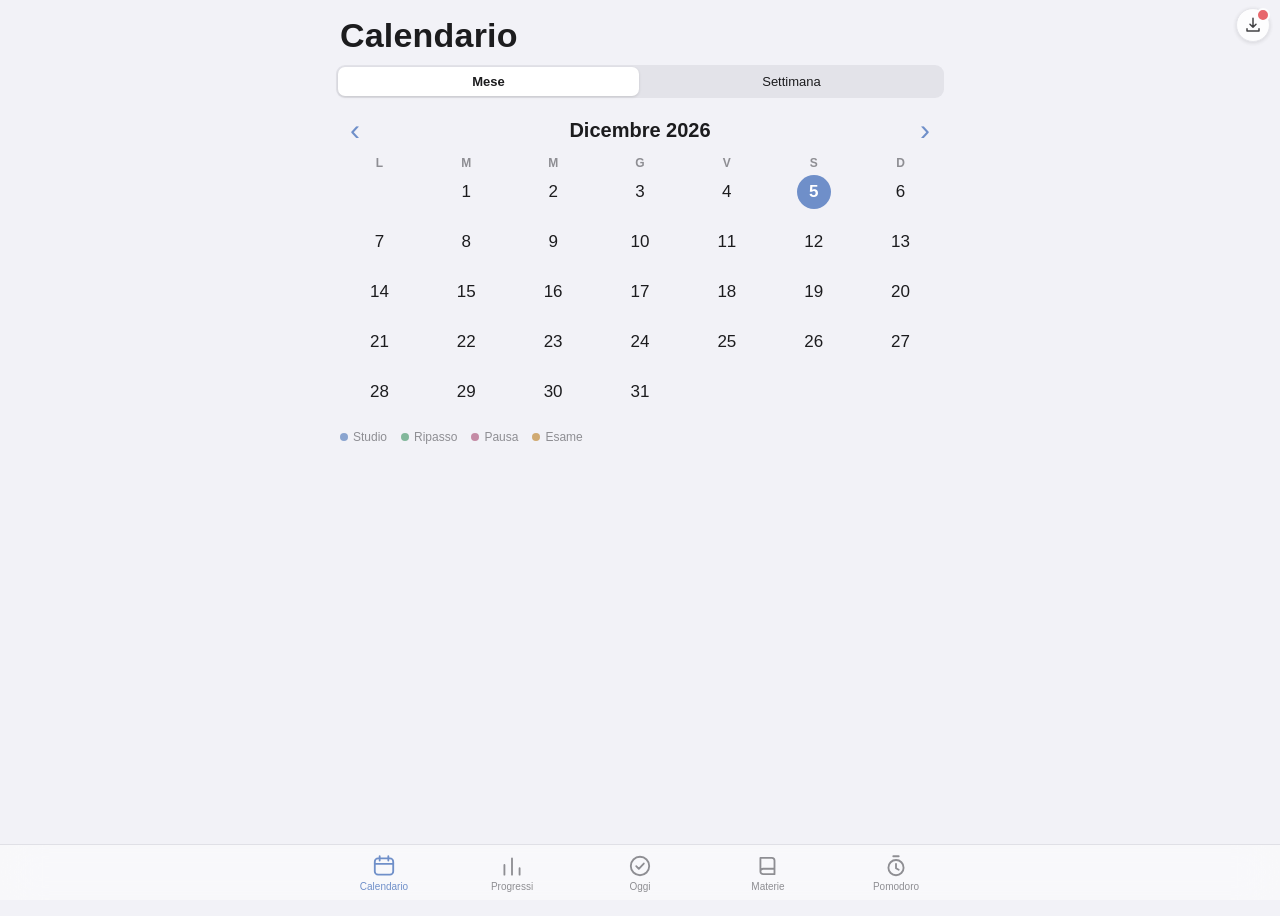
<file: index.html>
<!doctype html>
<html lang="it">
<head>
<meta charset="utf-8">
<meta name="viewport" content="width=device-width, initial-scale=1, viewport-fit=cover">
<title>Pianificatore Esami</title>
<meta name="theme-color" content="#f2f2f7" media="(prefers-color-scheme: light)">
<meta name="theme-color" content="#000000" media="(prefers-color-scheme: dark)">
<meta name="color-scheme" content="light dark">
<meta name="apple-mobile-web-app-capable" content="yes">
<meta name="mobile-web-app-capable" content="yes">
<meta name="apple-mobile-web-app-status-bar-style" content="default">
<meta name="apple-mobile-web-app-title" content="Esami">
<link rel="manifest" href="manifest.webmanifest">
<link rel="apple-touch-icon" href="icon-180.png">
<link rel="icon" href="icon-192.png">
<style>
  html,body{margin:0;background:#f2f2f7;}
  @media (prefers-color-scheme:dark){html,body{background:#000;}}
  body{padding-top:env(safe-area-inset-top);padding-bottom:env(safe-area-inset-bottom);-webkit-text-size-adjust:100%;}
  *{-webkit-tap-highlight-color:transparent;}
  input,select,textarea,button{font-family:inherit;}
</style>
</head>
<body>
<div id="root"></div>
<script src="app.js"></script>
<script src="backup.js" data-base="./"></script>
<script>
if ("serviceWorker" in navigator) {
  window.addEventListener("load", function () {
    navigator.serviceWorker.register("sw.js").catch(function () {});
  });
}
</script>
</body>
</html>
</file>
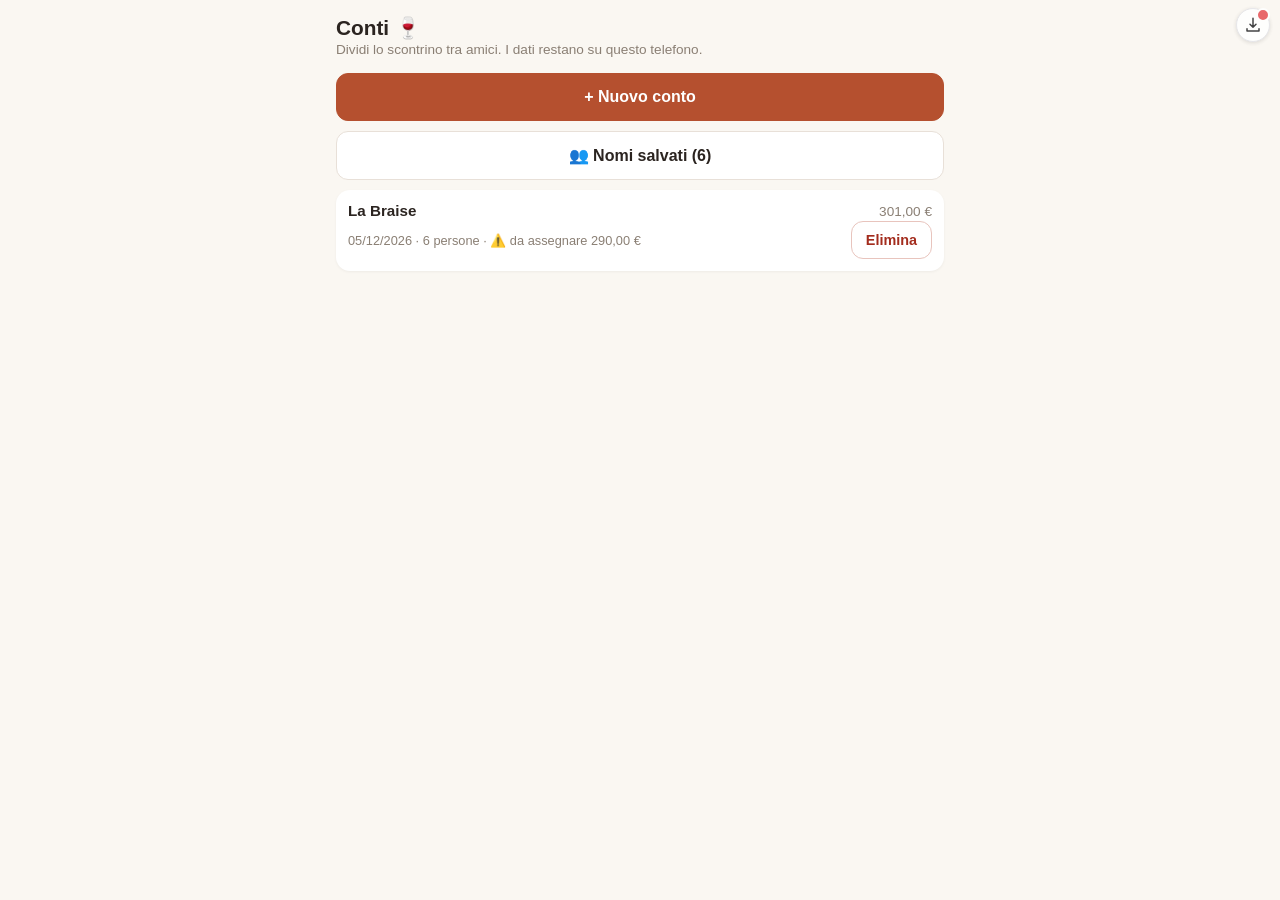
<file: conti/index.html>
<!DOCTYPE html>
<html lang="it">
<head>
<meta charset="UTF-8">
<meta name="viewport" content="width=device-width, initial-scale=1, viewport-fit=cover">
<meta name="theme-color" content="#faf7f2">
<meta name="apple-mobile-web-app-capable" content="yes">
<meta name="mobile-web-app-capable" content="yes">
<meta name="apple-mobile-web-app-status-bar-style" content="default">
<meta name="apple-mobile-web-app-title" content="Conti">
<link rel="manifest" href="manifest.webmanifest">
<link rel="apple-touch-icon" href="icons/apple-touch-icon.png">
<link rel="icon" type="image/png" href="icons/icon-192.png">
<title>Divisore conti</title>
<link rel="stylesheet" href="style.css">
</head>
<body>
<div id="app"></div>
<input type="file" id="foto" accept="image/*" hidden>
<dialog id="dlg"></dialog>
<div id="busy" hidden><div class="busy-box"><div id="busy-text"></div><div class="bar"><div id="busy-bar"></div></div></div></div>
<div id="toast" hidden></div>
<script src="core.js"></script>
<script src="../backup.js" data-base="../"></script>
<script src="app.js"></script>
</body>
</html>
</file>
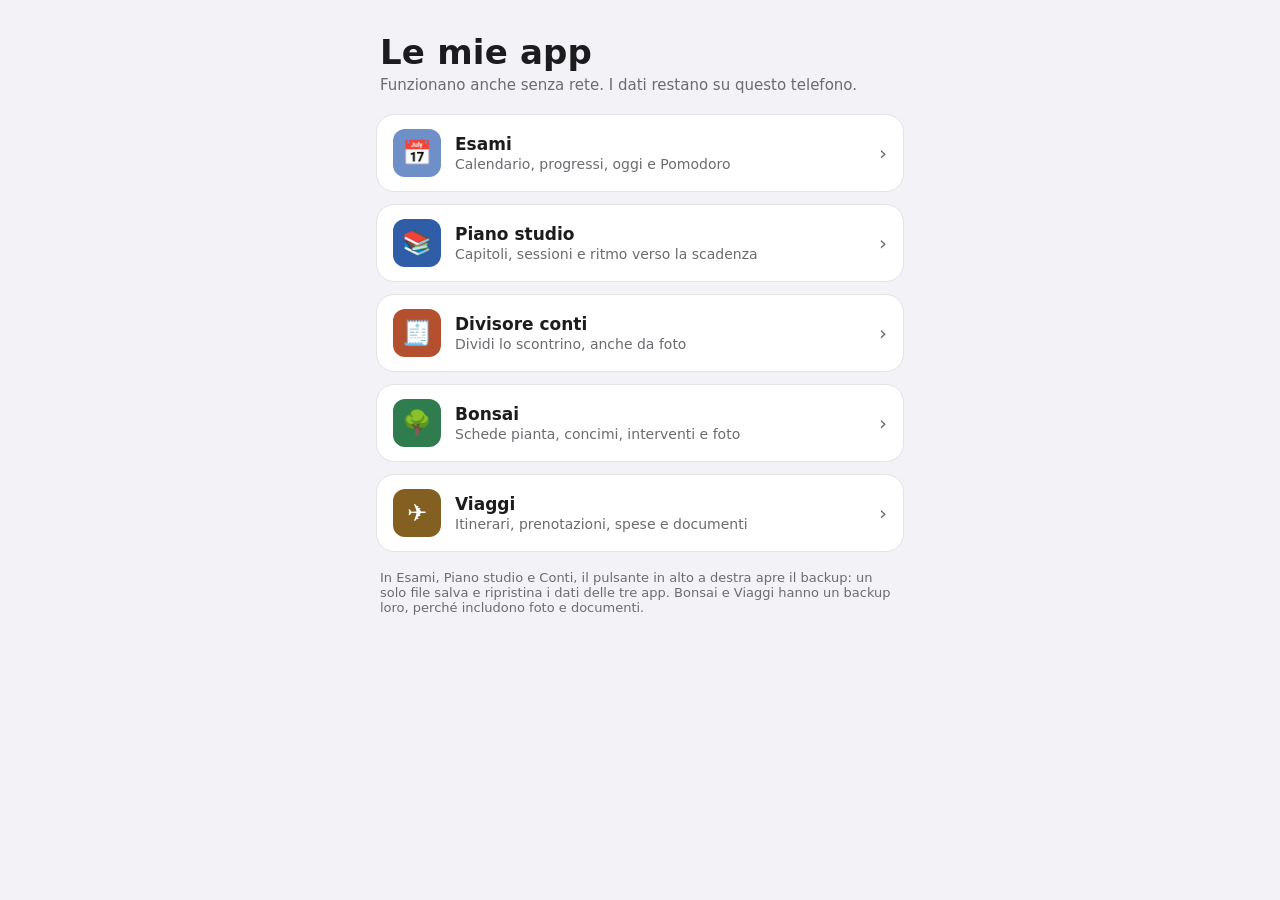
<file: home/index.html>
<!doctype html>
<html lang="it">
<head>
<meta charset="utf-8">
<meta name="viewport" content="width=device-width, initial-scale=1, viewport-fit=cover">
<title>Le mie app</title>
<meta name="theme-color" content="#f2f2f7" media="(prefers-color-scheme: light)">
<meta name="theme-color" content="#000000" media="(prefers-color-scheme: dark)">
<meta name="color-scheme" content="light dark">
<meta name="apple-mobile-web-app-capable" content="yes">
<meta name="mobile-web-app-capable" content="yes">
<meta name="apple-mobile-web-app-status-bar-style" content="default">
<meta name="apple-mobile-web-app-title" content="Le mie app">
<link rel="apple-touch-icon" href="../icon-180.png">
<link rel="icon" href="../icon-192.png">
<style>
:root{--bg:#f2f2f7;--card:#fff;--tx:#1c1c1e;--sub:#6b6b70;--sep:#e2e2e7}
@media (prefers-color-scheme:dark){:root{--bg:#000;--card:#1c1c1e;--tx:#f2f2f7;--sub:#9a9aa1;--sep:#38383a}}
*{box-sizing:border-box;-webkit-tap-highlight-color:transparent}
html,body{margin:0;background:var(--bg);color:var(--tx);font-family:-apple-system,BlinkMacSystemFont,"SF Pro Text",system-ui,sans-serif;-webkit-text-size-adjust:100%}
main{max-width:560px;margin:0 auto;padding:calc(24px + env(safe-area-inset-top)) 16px calc(32px + env(safe-area-inset-bottom))}
h1{font-size:34px;margin:8px 4px 4px;letter-spacing:.2px}
.sub{margin:0 4px 20px;color:var(--sub);font-size:15px}
a.card{display:flex;align-items:center;gap:14px;background:var(--card);border:1px solid var(--sep);border-radius:18px;padding:14px 16px;margin-bottom:12px;color:inherit;text-decoration:none}
a.card:active{opacity:.7}
.ic{flex:none;width:48px;height:48px;border-radius:12px;display:flex;align-items:center;justify-content:center;color:#fff;font-size:24px}
.t{font-size:17px;font-weight:600}
.d{font-size:14px;color:var(--sub);margin-top:2px}
.chev{margin-left:auto;color:var(--sub);font-size:20px}
.note{margin:18px 4px 0;font-size:13px;color:var(--sub)}
</style>
</head>
<body>
<main>
  <h1>Le mie app</h1>
  <p class="sub">Funzionano anche senza rete. I dati restano su questo telefono.</p>
  <a class="card" href="../">
    <div class="ic" style="background:#6f8fc9">📅</div>
    <div><div class="t">Esami</div><div class="d">Calendario, progressi, oggi e Pomodoro</div></div><div class="chev">›</div>
  </a>
  <a class="card" href="../piano-studio.html">
    <div class="ic" style="background:#2f5da8">📚</div>
    <div><div class="t">Piano studio</div><div class="d">Capitoli, sessioni e ritmo verso la scadenza</div></div><div class="chev">›</div>
  </a>
  <a class="card" href="../conti/">
    <div class="ic" style="background:#b5502f">🧾</div>
    <div><div class="t">Divisore conti</div><div class="d">Dividi lo scontrino, anche da foto</div></div><div class="chev">›</div>
  </a>
  <a class="card" href="../bonsai.html">
    <div class="ic" style="background:#2f7d4f">🌳</div>
    <div><div class="t">Bonsai</div><div class="d">Schede pianta, concimi, interventi e foto</div></div><div class="chev">›</div>
  </a>
  <a class="card" href="../viaggi/">
    <div class="ic" style="background:#835f21">✈️</div>
    <div><div class="t">Viaggi</div><div class="d">Itinerari, prenotazioni, spese e documenti</div></div><div class="chev">›</div>
  </a>
  <p class="note">In Esami, Piano studio e Conti, il pulsante in alto a destra apre il backup: un solo file salva e ripristina i dati delle tre app. Bonsai e Viaggi hanno un backup loro, perché includono foto e documenti.</p>
</main>
<script>
if ("serviceWorker" in navigator && /^https?:$/.test(location.protocol)) {
  window.addEventListener("load", function () {
    navigator.serviceWorker.register("../sw.js").catch(function () {});
  });
}
</script>
</body>
</html>
</file>
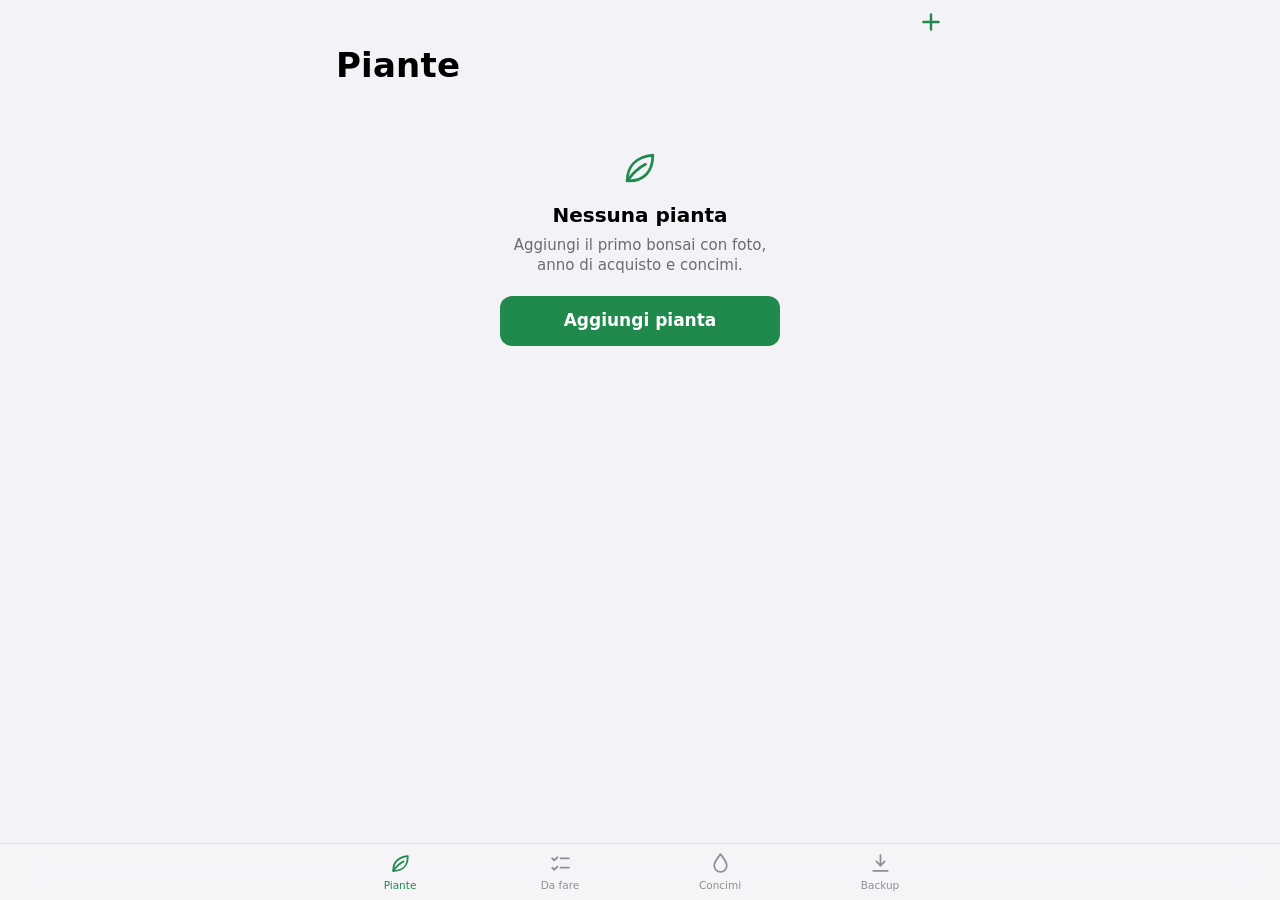
<file: bonsai.html>
<!doctype html>
<html lang="it">
<head>
<meta charset="utf-8">
<meta name="viewport" content="width=device-width,initial-scale=1,viewport-fit=cover">
<meta name="color-scheme" content="light dark">
<meta name="theme-color" content="#f2f2f7" media="(prefers-color-scheme: light)">
<meta name="theme-color" content="#000000" media="(prefers-color-scheme: dark)">
<meta name="apple-mobile-web-app-capable" content="yes">
<meta name="mobile-web-app-capable" content="yes">
<meta name="apple-mobile-web-app-title" content="Bonsai">
<meta name="apple-mobile-web-app-status-bar-style" content="default">
<link rel="manifest" href="bonsai.webmanifest">
<link rel="apple-touch-icon" href="bonsai-icon.png">
<link rel="icon" href="bonsai-icon.png">
<title>Bonsai</title>
<style>
*{box-sizing:border-box;-webkit-tap-highlight-color:transparent}
:root{
  --bg:#f2f2f7;--card:#fff;--fg:#000;--fg2:#6c6c70;--fg3:#8e8e93;--sep:rgba(60,60,67,.22);
  --accent:#1f8a4c;--on-accent:#fff;--accent-soft:rgba(31,138,76,.12);
  --red:#d70015;--red-soft:rgba(215,0,21,.1);--amber:#b25000;--amber-soft:rgba(178,80,0,.12);
  --fill:rgba(118,118,128,.12);--bar:rgba(246,246,248,.82);
  --font:-apple-system,BlinkMacSystemFont,"SF Pro Text","SF Pro",system-ui,"Segoe UI",Roboto,sans-serif;
  --tabh:56px;
}
@media (prefers-color-scheme:dark){
  :root{--bg:#000;--card:#1c1c1e;--fg:#fff;--fg2:#98989f;--fg3:#7c7c82;--sep:rgba(84,84,88,.6);
    --accent:#32d074;--on-accent:#04210f;--accent-soft:rgba(50,208,116,.16);
    --red:#ff453a;--red-soft:rgba(255,69,58,.18);--amber:#ff9f0a;--amber-soft:rgba(255,159,10,.18);
    --fill:rgba(118,118,128,.24);--bar:rgba(22,22,24,.82)}
}
html{-webkit-text-size-adjust:100%}
html.lock,html.lock body{overflow:hidden}
body{margin:0;background:var(--bg);color:var(--fg);font:17px/1.35 var(--font);-webkit-font-smoothing:antialiased;
  padding-bottom:calc(var(--tabh) + env(safe-area-inset-bottom,0px) + 28px)}
body::before{content:"";position:fixed;inset:0 0 auto;height:env(safe-area-inset-top,0px);background:var(--bar);z-index:30}
[hidden]{display:none!important}
button,input,select,textarea{font:inherit;color:inherit}
button{background:none;border:0;padding:0;cursor:pointer;text-align:inherit}
a{color:inherit;text-decoration:none}
:focus-visible{outline:2px solid var(--accent);outline-offset:2px}
::placeholder{color:var(--fg3);opacity:1}
svg{display:block;flex:none}

#screen{max-width:640px;margin:0 auto}
.wrap{padding-left:max(16px,env(safe-area-inset-left,0px));padding-right:max(16px,env(safe-area-inset-right,0px))}

/* barra superiore */
.navbar{position:sticky;top:env(safe-area-inset-top,0px);z-index:20;height:44px;display:flex;align-items:center;justify-content:space-between;
  padding:0 max(6px,env(safe-area-inset-left,0px)) 0 max(6px,env(safe-area-inset-right,0px));transition:background .2s}
.navbar.scrolled{background:var(--bar);-webkit-backdrop-filter:saturate(180%) blur(20px);backdrop-filter:saturate(180%) blur(20px);box-shadow:0 .5px 0 var(--sep)}
.navbar .nt{position:absolute;left:50%;transform:translateX(-50%);font-weight:600;max-width:46%;white-space:nowrap;overflow:hidden;text-overflow:ellipsis;opacity:0;transition:opacity .15s;pointer-events:none}
.navbar.scrolled .nt{opacity:1}
.nbtn{color:var(--accent);min-height:44px;min-width:44px;padding:0 10px;display:flex;align-items:center;justify-content:center}
.large{font-size:34px;font-weight:700;letter-spacing:.2px;line-height:1.12;margin:2px 0 14px}
.sub{margin:-8px 0 14px;color:var(--fg2);font-size:15px}
.sub i{font-style:italic}

/* liste a gruppi */
.list{background:var(--card);border-radius:12px;overflow:hidden;--inset:16px}
.row{position:relative;display:flex;align-items:center;gap:12px;min-height:46px;padding:9px 16px;width:100%}
.row+.row::before{content:"";position:absolute;top:0;left:var(--inset);right:0;height:.5px;background:var(--sep)}
button.row:active,.main:active{background:var(--fill)}
.row .main{flex:1;min-width:0;display:block;text-align:left}
.t{display:block;overflow:hidden;text-overflow:ellipsis;white-space:nowrap}
.s{display:block;font-size:14px;color:var(--fg2);overflow:hidden;text-overflow:ellipsis;white-space:nowrap}
.s i{font-style:italic}
.s.red,.r.red{color:var(--red);font-weight:600}
.s.amber,.r.amber{color:var(--amber);font-weight:600}
.r{color:var(--fg2);font-size:15px;white-space:nowrap}
.chev::after{content:"";width:8px;height:8px;border-right:2px solid var(--fg3);border-top:2px solid var(--fg3);transform:rotate(45deg);margin-left:2px;flex:none;opacity:.7}
.row.muted,.frow.muted{color:var(--fg2);font-size:15px}
.row.note{display:block;white-space:pre-wrap;overflow-wrap:anywhere}
.row.act{color:var(--accent)}
.sec{display:flex;justify-content:space-between;align-items:baseline;margin:26px 16px 7px}
.sec h3{margin:0;font-size:13px;font-weight:400;text-transform:uppercase;letter-spacing:.04em;color:var(--fg2)}
.link{color:var(--accent);font-size:15px;font-weight:500;padding:4px 0 4px 12px}
.foot{font-size:13px;color:var(--fg2);margin:8px 16px 0}
.foot.red{color:var(--red)}.foot.amber{color:var(--amber)}

.thumb{width:52px;height:52px;border-radius:10px;overflow:hidden;background:var(--accent-soft);color:var(--accent);display:grid;place-items:center;flex:none}
.thumb img{width:100%;height:100%;object-fit:cover;display:block}
.search{width:100%;height:36px;border:0;border-radius:10px;background:var(--fill);padding:0 12px;margin:0 0 16px;font-size:17px;-webkit-appearance:none;appearance:none}

.hero{display:grid;place-items:center;width:100%;aspect-ratio:4/3;border-radius:16px;overflow:hidden;background:var(--accent-soft);color:var(--accent);margin:0 0 4px}
.hero img{width:100%;height:100%;object-fit:cover;display:block}
.hero.empty{aspect-ratio:16/7;align-content:center;justify-items:center;gap:6px;font-size:15px;font-weight:500}

.grid{display:grid;grid-template-columns:repeat(3,1fr);gap:3px;border-radius:12px;overflow:hidden;background:var(--bg)}
.grid>button{position:relative;aspect-ratio:1;overflow:hidden;background:var(--fill)}
.grid img{width:100%;height:100%;object-fit:cover;display:block}
.grid .cap{position:absolute;left:0;right:0;bottom:0;padding:16px 6px 4px;font-size:11px;color:#fff;background:linear-gradient(transparent,rgba(0,0,0,.6));text-align:left;white-space:nowrap;overflow:hidden;text-overflow:ellipsis}
.grid .add{display:grid;place-items:center;background:var(--card);color:var(--accent);font-size:13px;font-weight:500;align-content:center;justify-items:center;gap:2px}

.done{width:28px;height:28px;border-radius:50%;border:2px solid var(--accent);flex:none;margin-left:-2px}
.done:active{background:var(--accent-soft)}
.badge{font-size:12px;font-weight:600;padding:2px 8px;border-radius:999px;background:var(--fill);color:var(--fg2);white-space:nowrap}
.btn{display:block;width:100%;min-height:50px;border-radius:12px;background:var(--accent);color:var(--on-accent);font-weight:600;text-align:center;padding:0 16px}
.btn.plain{background:var(--card);color:var(--accent)}
.btn.danger{background:var(--card);color:var(--red)}
.btn:active{opacity:.75}
.stack{display:grid;gap:12px;margin-top:22px}
.empty{text-align:center;padding:48px 24px;color:var(--fg2)}
.empty svg{margin:0 auto 12px;color:var(--accent)}
.empty h2{margin:0 0 6px;font-size:20px;color:var(--fg)}
.empty p{margin:0 auto 20px;max-width:30ch;font-size:15px}
.empty .btn{max-width:280px;margin:0 auto}

/* barra schede */
.tabbar{position:fixed;left:0;right:0;bottom:0;z-index:25;background:var(--bar);-webkit-backdrop-filter:saturate(180%) blur(20px);backdrop-filter:saturate(180%) blur(20px);box-shadow:0 -.5px 0 var(--sep);padding-bottom:env(safe-area-inset-bottom,0px)}
.tabbar-in{max-width:640px;margin:0 auto;display:flex;height:var(--tabh);padding:0 max(0px,env(safe-area-inset-left,0px)) 0 max(0px,env(safe-area-inset-right,0px))}
.tab{flex:1;display:flex;flex-direction:column;align-items:center;justify-content:center;gap:2px;color:var(--fg3);font-size:10.5px;font-weight:500;position:relative}
.tab svg{width:25px;height:25px;fill:none;stroke:currentColor;stroke-width:1.7;stroke-linecap:round;stroke-linejoin:round}
.tab[aria-current=page]{color:var(--accent)}
.tab .count{position:absolute;top:3px;left:calc(50% + 7px);min-width:18px;height:18px;border-radius:9px;background:var(--red);color:#fff;font-size:11px;font-weight:600;display:grid;place-items:center;padding:0 5px}

/* fogli modali */
#sheetRoot{position:fixed;inset:0;z-index:50;pointer-events:none}
#sheetRoot:not(:empty){pointer-events:auto}
.backdrop{position:absolute;inset:0;background:rgba(0,0,0,.42);opacity:0;transition:opacity .22s}
.sheet{position:absolute;left:0;right:0;bottom:0;top:max(28px,env(safe-area-inset-top,0px));max-width:640px;margin:0 auto;background:var(--bg);border-radius:14px 14px 0 0;display:flex;flex-direction:column;transform:translateY(100%);transition:transform .26s cubic-bezier(.2,.8,.2,1);overflow:hidden}
#sheetRoot.open .backdrop{opacity:1}
#sheetRoot.open .sheet{transform:none}
.sheet-h{display:flex;align-items:center;height:52px;flex:none;padding:0 6px;border-bottom:.5px solid var(--sep);background:var(--bg)}
.sheet-h h2{flex:1;margin:0;font-size:17px;font-weight:600;text-align:center;white-space:nowrap;overflow:hidden;text-overflow:ellipsis}
.tbtn{color:var(--accent);min-width:78px;height:44px;padding:0 10px;text-align:left}
.tbtn.bold{font-weight:600;text-align:right}
.sheet-b{flex:1;overflow:auto;-webkit-overflow-scrolling:touch;overscroll-behavior:contain;
  padding:18px max(16px,env(safe-area-inset-left,0px)) calc(40px + env(safe-area-inset-bottom,0px)) max(16px,env(safe-area-inset-right,0px))}
.group{background:var(--card);border-radius:12px;overflow:hidden}
.group.gap{margin-top:16px}
.frow{position:relative;display:flex;align-items:center;gap:12px;min-height:46px;padding:0 16px;width:100%}
.frow+.frow::before{content:"";position:absolute;top:0;left:16px;right:0;height:.5px;background:var(--sep)}
.frow>span{flex:none}
.frow .grow{flex:1;min-width:0}
.frow small{display:block;font-size:13px;color:var(--fg2)}
.frow.col{flex-direction:column;align-items:stretch;padding:10px 16px}
.frow .txt,.frow .sel{flex:1;min-width:0;height:44px;border:0;background:transparent;text-align:right;outline:none;-webkit-appearance:none;appearance:none}
.frow .sel{text-align-last:right}
.frow input[type=date]{min-height:44px}
.frow textarea{border:0;background:transparent;outline:none;resize:none;min-height:84px;width:100%;line-height:1.35}
.frow .unit{font-style:normal;color:var(--fg2)}
.lbl{margin:22px 16px 7px;font-size:13px;text-transform:uppercase;letter-spacing:.04em;color:var(--fg2)}
.switch{-webkit-appearance:none;appearance:none;width:51px;height:31px;border-radius:16px;background:var(--fill);position:relative;flex:none;border:0;margin:0;transition:background .2s}
.switch::after{content:"";position:absolute;top:2px;left:2px;width:27px;height:27px;border-radius:50%;background:#fff;box-shadow:0 2px 4px rgba(0,0,0,.28);transition:transform .2s}
.switch:checked{background:var(--accent)}
.switch:checked::after{transform:translateX(20px)}
.chk{-webkit-appearance:none;appearance:none;width:24px;height:24px;border-radius:50%;border:1.6px solid var(--fg3);flex:none;margin:0;display:grid;place-items:center}
.chk:checked{background:var(--accent);border-color:var(--accent)}
.chk:checked::after{content:"";width:6px;height:11px;border:solid var(--on-accent);border-width:0 2.4px 2.4px 0;transform:rotate(45deg) translate(-1px,-1px)}
.pick{display:flex;align-items:center;gap:16px;margin-bottom:4px}
.pick .thumb{width:88px;height:88px;border-radius:14px}
.pick .btns{display:grid;gap:8px;justify-items:start}
.pbtn{color:var(--accent);font-weight:500;padding:4px 0}
.pbtn.red{color:var(--red)}
.photo-big{display:grid;place-items:center;width:100%;background:var(--card);border-radius:12px;overflow:hidden;margin-bottom:16px}
.photo-big img{max-width:100%;max-height:46vh;object-fit:contain;display:block}
.sumrow{display:flex;justify-content:space-between}

.lb{position:fixed;inset:0;z-index:70;background:#000;display:flex;align-items:center;justify-content:center}
.lb img{max-width:100%;max-height:100%;object-fit:contain}
.lb-x{position:absolute;top:calc(env(safe-area-inset-top,0px) + 10px);right:calc(env(safe-area-inset-right,0px) + 12px);width:40px;height:40px;border-radius:50%;background:rgba(255,255,255,.2);color:#fff;display:grid;place-items:center}
.toast{position:fixed;left:50%;bottom:calc(var(--tabh) + env(safe-area-inset-bottom,0px) + 14px);transform:translate(-50%,8px);background:rgba(44,44,46,.94);color:#fff;padding:10px 16px;border-radius:999px;font-size:15px;opacity:0;transition:opacity .2s,transform .2s;z-index:80;pointer-events:none;max-width:90%;text-align:center}
.toast.show{opacity:1;transform:translate(-50%,0)}
@media (prefers-reduced-motion:reduce){*{transition-duration:.01ms!important}}
</style>
</head>
<body>
<main id="screen"></main>
<nav class="tabbar" aria-label="Sezioni"><div class="tabbar-in">
  <a class="tab" data-tab="piante" href="#/piante"><svg viewBox="0 0 24 24"><path d="M5 19c0-8 5-13 14-14 0 9-5 14-13 14"/><path d="M5 19c3-4 6-7 10-9"/></svg><span>Piante</span></a>
  <a class="tab" data-tab="oggi" href="#/oggi"><svg viewBox="0 0 24 24"><path d="M4 7l2 2 3-3"/><path d="M12 7h8"/><path d="M4 16l2 2 3-3"/><path d="M12 16h8"/></svg><span>Da fare</span><b class="count" hidden></b></a>
  <a class="tab" data-tab="concimi" href="#/concimi"><svg viewBox="0 0 24 24"><path d="M12 3c4 5 6 8 6 11a6 6 0 0 1-12 0c0-3 2-6 6-11z"/></svg><span>Concimi</span></a>
  <a class="tab" data-tab="dati" href="#/dati"><svg viewBox="0 0 24 24"><path d="M12 4v10"/><path d="M8 10l4 4 4-4"/><path d="M5 19h14"/></svg><span>Backup</span></a>
</div></nav>
<div id="sheetRoot"></div>
<div id="lb" class="lb" data-act="lb-close" hidden></div>
<div id="toast" class="toast" role="status"></div>
<input type="file" id="fileMain" accept="image/*" hidden>
<input type="file" id="fileGal" accept="image/*" multiple hidden>
<input type="file" id="fileImp" accept="application/json,.json" hidden>

<script>
(function(){
'use strict';
var $=function(s,r){return (r||document).querySelector(s)};
var $$=function(s,r){return Array.prototype.slice.call((r||document).querySelectorAll(s))};
var esc=function(s){return String(s==null?'':s).replace(/[&<>"']/g,function(c){return {'&':'&amp;','<':'&lt;','>':'&gt;','"':'&quot;',"'":'&#39;'}[c]})};
var uid=function(){return Math.random().toString(36).slice(2,9)+Date.now().toString(36).slice(-4)};
var plural=function(n,a,b){return n===1?a:b};

/* ---------- date ---------- */
var pad=function(n){return String(n).padStart(2,'0')};
function ymd(d){return d.getFullYear()+'-'+pad(d.getMonth()+1)+'-'+pad(d.getDate())}
function today(){return ymd(new Date())}
function parse(s){var a=s.split('-').map(Number);return new Date(a[0],a[1]-1,a[2])}
function addDays(s,n){var d=parse(s);d.setDate(d.getDate()+n);return ymd(d)}
function diffDays(a,b){return Math.round((parse(a)-parse(b))/86400000)}
function fmt(s,y){var o={day:'numeric',month:'short'};if(y)o.year='numeric';return parse(s).toLocaleDateString('it-IT',o)}
function rel(s){var n=diffDays(s,today());if(n===0)return'Oggi';if(n===1)return'Domani';if(n===-1)return'Ieri';if(n>1)return'Tra '+n+' giorni';return Math.abs(n)+' giorni fa'}
function urg(s){var n=diffDays(s,today());return n<0?'red':n===0?'amber':''}

/* ---------- icone ---------- */
var I={
  plus:'<svg viewBox="0 0 24 24" width="26" height="26" fill="none" stroke="currentColor" stroke-width="2.2" stroke-linecap="round"><path d="M12 5v14M5 12h14"/></svg>',
  back:'<svg viewBox="0 0 12 20" width="12" height="20" fill="none" stroke="currentColor" stroke-width="2.4" stroke-linecap="round" stroke-linejoin="round" style="margin-right:5px"><path d="M10 2L2 10l8 8"/></svg>',
  x:'<svg viewBox="0 0 24 24" width="20" height="20" fill="none" stroke="currentColor" stroke-width="2.4" stroke-linecap="round"><path d="M6 6l12 12M18 6L6 18"/></svg>',
  leaf:'<svg viewBox="0 0 24 24" width="26" height="26" fill="none" stroke="currentColor" stroke-width="1.7" stroke-linecap="round" stroke-linejoin="round"><path d="M5 19c0-8 5-13 14-14 0 9-5 14-13 14"/><path d="M5 19c3-4 6-7 10-9"/></svg>',
  leafBig:'<svg viewBox="0 0 24 24" width="44" height="44" fill="none" stroke="currentColor" stroke-width="1.5" stroke-linecap="round" stroke-linejoin="round"><path d="M5 19c0-8 5-13 14-14 0 9-5 14-13 14"/><path d="M5 19c3-4 6-7 10-9"/></svg>',
  camera:'<svg viewBox="0 0 24 24" width="26" height="26" fill="none" stroke="currentColor" stroke-width="1.7" stroke-linecap="round" stroke-linejoin="round"><path d="M4 8h3l1.5-2h7L17 8h3v11H4z"/><circle cx="12" cy="13" r="3.5"/></svg>'
};

/* ---------- dati ---------- */
var KEY='bonsai.dati.v1', LB='bonsai.ultimoBackup';
var S={plants:[],ferts:[],history:[],future:[]};
var thumbs=new Map();
function norm(){
  S.plants.forEach(function(p){p.gallery=p.gallery||[];p.ferts=p.ferts||[];p.dosi=p.dosi||{}});
  S.future.forEach(function(f){f.ogni=f.ogni||0;f.paused=!!f.paused});
}
function load(){try{var r=localStorage.getItem(KEY);if(r){var o=JSON.parse(r);S={plants:o.plants||[],ferts:o.ferts||[],history:o.history||[],future:o.future||[]}}}catch(e){}norm()}
function persist(){try{localStorage.setItem(KEY,JSON.stringify(S));return true}catch(e){toast('Salvataggio non riuscito: memoria del browser non disponibile');return false}}
function plantById(id){return S.plants.find(function(p){return p.id===id})}
function fertById(id){return S.ferts.find(function(f){return f.id===id})}
function futSort(a,b){return a.date.localeCompare(b.date)||a.tipo.localeCompare(b.tipo,'it')}

/* ---------- foto (IndexedDB) ---------- */
var _db;
function idb(){return _db||(_db=new Promise(function(res,rej){
  var r=indexedDB.open('bonsai-foto',1);
  r.onupgradeneeded=function(){var d=r.result;d.createObjectStore('thumbs');d.createObjectStore('full')};
  r.onsuccess=function(){res(r.result)};r.onerror=function(){rej(r.error)};
}))}
function allEntries(store){return idb().then(function(db){return new Promise(function(res,rej){
  var t=db.transaction(store,'readonly'),s=t.objectStore(store),k=s.getAllKeys(),v=s.getAll();
  t.oncomplete=function(){res(k.result.map(function(key,i){return [key,v.result[i]]}))};t.onerror=function(){rej(t.error)};
})})}
function getFull(id){return idb().then(function(db){return new Promise(function(res,rej){
  var t=db.transaction('full','readonly'),q=t.objectStore('full').get(id);
  t.oncomplete=function(){res(q.result)};t.onerror=function(){rej(t.error)};
})})}
function putPhoto(id,full,thumb){return idb().then(function(db){return new Promise(function(res,rej){
  var t=db.transaction(['thumbs','full'],'readwrite');
  t.objectStore('thumbs').put(thumb,id);t.objectStore('full').put(full,id);
  t.oncomplete=function(){res()};t.onerror=function(){rej(t.error)};t.onabort=function(){rej(t.error)};
})})}
function delPhoto(id){return idb().then(function(db){return new Promise(function(res,rej){
  var t=db.transaction(['thumbs','full'],'readwrite');
  t.objectStore('thumbs').delete(id);t.objectStore('full').delete(id);
  t.oncomplete=function(){res()};t.onerror=function(){rej(t.error)};
})})}
function clearPhotos(){return idb().then(function(db){return new Promise(function(res,rej){
  var t=db.transaction(['thumbs','full'],'readwrite');
  t.objectStore('thumbs').clear();t.objectStore('full').clear();
  t.oncomplete=function(){res()};t.onerror=function(){rej(t.error)};
})})}
function fullOf(id){return getFull(id).then(function(f){return f||thumbs.get(id)}).catch(function(){return thumbs.get(id)})}
function usedPhotos(){var s=new Set();S.plants.forEach(function(p){if(p.photo)s.add(p.photo);p.gallery.forEach(function(g){s.add(g.photo)})});return s}
function gc(){
  var used=usedPhotos(),ids=Array.from(thumbs.keys()).filter(function(id){return !used.has(id)});
  return Promise.all(ids.map(function(id){thumbs.delete(id);return delPhoto(id).catch(function(){})}));
}
function scaled(img,max,q){
  var w=img.naturalWidth,h=img.naturalHeight,k=Math.min(1,max/Math.max(w,h));
  var c=document.createElement('canvas');c.width=Math.max(1,Math.round(w*k));c.height=Math.max(1,Math.round(h*k));
  c.getContext('2d').drawImage(img,0,0,c.width,c.height);return c.toDataURL('image/jpeg',q);
}
function addPhotoFile(file){return new Promise(function(res,rej){
  var url=URL.createObjectURL(file),img=new Image();
  img.onload=function(){
    try{
      var full=scaled(img,1280,.8),thumb=scaled(img,320,.75),id=uid();
      putPhoto(id,full,thumb).then(function(){thumbs.set(id,thumb);URL.revokeObjectURL(url);res(id)},function(e){URL.revokeObjectURL(url);rej(e)});
    }catch(e){URL.revokeObjectURL(url);rej(e)}
  };
  img.onerror=function(){URL.revokeObjectURL(url);rej(new Error('immagine non leggibile'))};
  img.src=url;
})}

/* ---------- viste ---------- */
function nextOf(pid){return S.future.filter(function(f){return f.plantId===pid&&!f.paused}).sort(futSort)[0]}
function dueCount(){var t=today();return S.future.filter(function(f){return !f.paused&&f.date<=t&&plantById(f.plantId)}).length}
function thumbHtml(id){return id&&thumbs.get(id)?'<img src="'+thumbs.get(id)+'" alt="">':I.leaf}
function emptyState(title,text,btn){
  return '<div class="empty">'+I.leafBig+'<h2>'+title+'</h2><p>'+text+'</p>'+(btn||'')+'</div>';
}
function navbar(left,title,right){return '<div class="navbar">'+left+'<span class="nt">'+esc(title)+'</span>'+right+'</div>'}
var spacer='<span style="width:44px"></span>';

function plantRow(p){
  var n=nextOf(p.id),meta=[];
  if(p.latino)meta.push('<i>'+esc(p.latino)+'</i>');
  if(p.anno)meta.push(esc(p.anno));
  var l2=meta.length?'<span class="s">'+meta.join(' · ')+'</span>':'';
  var l3=n?'<span class="s '+urg(n.date)+'">'+esc(n.tipo)+' · '+rel(n.date).toLowerCase()+'</span>':'<span class="s">Nessun intervento in programma</span>';
  var q=(p.nome+' '+(p.latino||'')+' '+(p.provenienza||'')).toLowerCase();
  return '<button class="row chev" data-go="#/p/'+p.id+'" data-q="'+esc(q)+'"><span class="thumb">'+thumbHtml(p.photo)+'</span><span class="main"><span class="t">'+esc(p.nome)+'</span>'+l2+l3+'</span></button>';
}
function viewPlants(){
  var ps=S.plants.slice().sort(function(a,b){return a.nome.localeCompare(b.nome,'it')});
  var h=navbar(spacer,'Piante','<button class="nbtn" data-act="plant-new" aria-label="Aggiungi pianta">'+I.plus+'</button>')+'<div class="wrap"><h1 class="large">Piante</h1>';
  if(!ps.length)return h+emptyState('Nessuna pianta','Aggiungi il primo bonsai con foto, anno di acquisto e concimi.','<button class="btn" data-act="plant-new">Aggiungi pianta</button>')+'</div>';
  if(ps.length>=6)h+='<input class="search" id="q" type="search" placeholder="Cerca" autocomplete="off" aria-label="Cerca piante">';
  return h+'<div class="list" id="plist" style="--inset:80px">'+ps.map(plantRow).join('')+'</div></div>';
}

function futRow(f,ctx){
  var p=plantById(f.plantId),ric=f.ogni?'ogni '+f.ogni+' '+plural(f.ogni,'giorno','giorni'):'';
  var sub,main,lead,right;
  if(ctx==='oggi'){
    sub=esc(p?p.nome:'')+(f.fertId&&fertById(f.fertId)?' · '+esc(fertById(f.fertId).nome):'')+(ric?' · '+ric:'');
    main='<button class="main" data-go="#/p/'+f.plantId+'">';
  }else{
    sub=fmt(f.date,true)+(ric?' · '+ric:'')+(f.paused?' · in pausa':'');
    main='<button class="main" data-act="fut-edit" data-id="'+f.id+'">';
  }
  lead=f.paused?'<span style="width:26px"></span>':'<button class="done" data-act="fut-done" data-id="'+f.id+'" aria-label="Segna come fatto"></button>';
  right=f.paused?'<button class="link" data-act="fut-resume" data-id="'+f.id+'">Riprendi</button>':'<span class="r '+urg(f.date)+'">'+rel(f.date)+'</span>';
  return '<div class="row">'+lead+main+'<span class="t">'+esc(f.tipo)+'</span><span class="s">'+sub+'</span></button>'+right+'</div>';
}
function histRow(h){
  var fn=h.fertId&&fertById(h.fertId)?fertById(h.fertId).nome:(h.fertName||'');
  var sub=[fn,h.note].filter(Boolean).map(esc).join(' · ');
  return '<button class="row chev" data-act="hist-edit" data-id="'+h.id+'"><span class="main"><span class="t">'+esc(h.tipo)+'</span>'+(sub?'<span class="s">'+sub+'</span>':'')+'</span><span class="r">'+fmt(h.date,true)+'</span></button>';
}
var showAll={};
function lastFert(pid,fid){
  var l=S.history.filter(function(h){return h.plantId===pid&&h.fertId===fid}).map(function(h){return h.date}).sort().pop();
  return l||null;
}
function viewPlant(p){
  var hist=S.history.filter(function(h){return h.plantId===p.id}).sort(function(a,b){return b.date.localeCompare(a.date)});
  var fut=S.future.filter(function(f){return f.plantId===p.id}).sort(futSort);
  var h=navbar('<button class="nbtn" data-act="back">'+I.back+'Piante</button>',p.nome,'<button class="nbtn" data-act="plant-edit" data-id="'+p.id+'">Modifica</button>')+'<div class="wrap">';
  h+='<h1 class="large">'+esc(p.nome)+'</h1>';
  var meta=[];if(p.latino)meta.push('<i>'+esc(p.latino)+'</i>');
  if(p.anno)meta.push('Acquistato nel '+esc(p.anno));if(p.provenienza)meta.push(esc(p.provenienza));
  if(meta.length)h+='<p class="sub">'+meta.join(' · ')+'</p>';
  if(p.photo&&thumbs.has(p.photo))h+='<button class="hero" data-act="lb" data-photo="'+p.photo+'" aria-label="Apri la foto"><img src="'+thumbs.get(p.photo)+'" data-full="'+p.photo+'" alt="'+esc(p.nome)+'"></button>';
  else h+='<button class="hero empty" data-act="plant-edit" data-id="'+p.id+'">'+I.leafBig+'<span>Aggiungi la foto principale</span></button>';

  h+='<div class="sec"><h3>Parassiti e attenzioni</h3></div><div class="list">'+(p.parassiti?'<div class="row note">'+esc(p.parassiti)+'</div>':'<div class="row muted">Nessuna nota. Aggiungila da Modifica.</div>')+'</div>';

  h+='<div class="sec"><h3>Concimi</h3><button class="link" data-act="plant-edit" data-id="'+p.id+'">Scegli</button></div><div class="list">';
  var fs=p.ferts.map(fertById).filter(Boolean);
  if(!fs.length)h+='<div class="row muted">Nessun concime associato</div>';
  else h+=fs.map(function(f){var l=lastFert(p.id,f.id);
    return '<div class="row"><span class="main"><span class="t">'+esc(f.nome)+'</span><span class="s">'+esc([f.tipo,p.dosi&&p.dosi[f.id]?'Quantità: '+p.dosi[f.id]:''].filter(Boolean).join(' · '))+'</span></span><span class="r">'+(l?'Ultimo: '+fmt(l,true):'Mai dato')+'</span></div>'}).join('');
  h+='</div>';

  var g=p.gallery.slice().sort(function(a,b){return b.date.localeCompare(a.date)});
  h+='<div class="sec"><h3>Galleria</h3></div><div class="grid"><button class="add" data-act="photo-add" data-id="'+p.id+'" aria-label="Aggiungi foto">'+I.camera+'<span>Aggiungi</span></button>';
  h+=g.map(function(x){return '<button data-act="photo-open" data-id="'+p.id+'" data-gid="'+x.id+'"><img src="'+(thumbs.get(x.photo)||'')+'" alt=""><span class="cap">'+fmt(x.date,true)+'</span></button>'}).join('')+'</div>';

  h+='<div class="sec"><h3>Interventi futuri</h3><button class="link" data-act="fut-add" data-id="'+p.id+'">Aggiungi</button></div><div class="list" style="--inset:54px">';
  h+=fut.length?fut.map(function(f){return futRow(f,'plant')}).join(''):'<div class="row muted">Nessun intervento in programma</div>';
  h+='</div>';

  h+='<div class="sec"><h3>Storico interventi</h3><button class="link" data-act="hist-add" data-id="'+p.id+'">Aggiungi</button></div><div class="list">';
  if(!hist.length)h+='<div class="row muted">Nessun intervento registrato</div>';
  else{
    var shown=showAll[p.id]?hist:hist.slice(0,10);
    h+=shown.map(histRow).join('');
    if(hist.length>10)h+='<button class="row act" data-act="hist-all" data-id="'+p.id+'">'+(showAll[p.id]?'Mostra solo gli ultimi 10':'Mostra tutti ('+hist.length+')')+'</button>';
  }
  h+='</div><div class="stack"><button class="btn danger" data-act="plant-del" data-id="'+p.id+'" data-confirm="Elimina pianta">Elimina pianta</button></div></div>';
  return h;
}

function viewToday(){
  var t=today(),lim=addDays(t,7);
  var all=S.future.filter(function(f){return plantById(f.plantId)});
  var act=all.filter(function(f){return !f.paused}).sort(function(a,b){return a.date.localeCompare(b.date)||plantById(a.plantId).nome.localeCompare(plantById(b.plantId).nome,'it')});
  var paused=all.length-act.length;
  var h=navbar(spacer,'Cosa fare',spacer)+'<div class="wrap"><h1 class="large">Cosa fare</h1>';
  if(!act.length){
    h+=emptyState('Niente in programma','Aggiungi gli interventi futuri dalla scheda di ogni pianta: compariranno qui.','');
  }else{
    var groups=[['In ritardo','red',function(f){return f.date<t}],['Oggi','',function(f){return f.date===t}],['Prossimi 7 giorni','',function(f){return f.date>t&&f.date<=lim}],['Più avanti','',function(f){return f.date>lim}]];
    groups.forEach(function(g){
      var l=act.filter(g[2]);if(!l.length)return;
      h+='<div class="sec" style="margin-top:'+(g[0]==='In ritardo'?'4px':'26px')+'"><h3'+(g[1]?' style="color:var(--red)"':'')+'>'+g[0]+' ('+l.length+')</h3></div><div class="list" style="--inset:54px">'+l.map(function(f){return futRow(f,'oggi')}).join('')+'</div>';
    });
  }
  if(paused)h+='<p class="foot">'+paused+' '+plural(paused,'ricorrenza in pausa non è mostrata','ricorrenze in pausa non sono mostrate')+'.</p>';
  return h+'</div>';
}

function viewFerts(){
  var fs=S.ferts.slice().sort(function(a,b){return a.nome.localeCompare(b.nome,'it')});
  var h=navbar(spacer,'Concimi','<button class="nbtn" data-act="fert-new" aria-label="Aggiungi concime">'+I.plus+'</button>')+'<div class="wrap"><h1 class="large">Concimi</h1>';
  if(!fs.length)return h+emptyState('Nessun concime','Crea l\'elenco dei concimi che usi. Poi li associ alle piante e li scegli quando registri una concimazione.','<button class="btn" data-act="fert-new">Aggiungi concime</button>')+'</div>';
  h+='<div class="list">'+fs.map(function(f){
    var n=S.plants.filter(function(p){return p.ferts.indexOf(f.id)>=0}).length;
    return '<button class="row chev" data-act="fert-edit" data-id="'+f.id+'"><span class="main"><span class="t">'+esc(f.nome)+'</span><span class="s">'+esc([f.tipo,f.dose].filter(Boolean).join(' · '))+'</span></span><span class="r">'+n+' '+plural(n,'pianta','piante')+'</span></button>';
  }).join('')+'</div>';
  return h+'</div>';
}

function backupInfo(){
  if(!S.plants.length&&!S.ferts.length)return {txt:'Non ci sono ancora dati da salvare.',cls:''};
  var l=null;try{l=localStorage.getItem(LB)}catch(e){}
  if(!l)return {txt:'Nessun backup eseguito. I dati sono solo su questo dispositivo.',cls:'red'};
  var d=Math.floor((Date.now()-new Date(l).getTime())/86400000);
  var when=d<=0?'oggi':d===1?'ieri':d+' giorni fa';
  return {txt:'Ultimo backup: '+fmt(ymd(new Date(l)),true)+' ('+when+')'+(d>30?'. Ne è passato più di un mese.':''),cls:d>30?'amber':''};
}
function viewData(){
  var b=backupInfo();
  var h=navbar(spacer,'Backup',spacer)+'<div class="wrap"><h1 class="large">Backup</h1>';
  var rows=[['Piante',S.plants.length],['Foto',thumbs.size],['Concimi',S.ferts.length],['Interventi registrati',S.history.length],['Interventi in programma',S.future.length]];
  h+='<div class="list">'+rows.map(function(r){return '<div class="row sumrow"><span>'+r[0]+'</span><span class="r">'+r[1]+'</span></div>'}).join('')+'</div>';
  h+='<p class="foot '+b.cls+'">'+esc(b.txt)+'</p>';
  h+='<div class="sec"><h3>Esporta</h3></div><div class="list"><button class="row act" data-act="export-share">Condividi o salva su File</button><button class="row act" data-act="export-file">Scarica il file di backup</button></div>';
  h+='<p class="foot">Il backup è un unico file con piante, foto, concimi e interventi.</p>';
  h+='<div class="sec"><h3>Importa</h3></div><div class="list"><button class="row act" data-act="import-pick">Importa un backup…</button></div>';
  h+='<p class="foot">L\'importazione sostituisce tutti i dati presenti su questo dispositivo.</p>';
  h+='<div class="sec"><h3>Dove sono i dati</h3></div><div class="list"><div class="row note" style="font-size:15px">I dati restano nel browser di questo dispositivo e non si sincronizzano. Safari può cancellare i dati dei siti che non apre per una settimana: aggiungi l\'app alla schermata Home (Condividi, poi Aggiungi a Home) e fai un backup ogni tanto.</div></div>';
  return h+'</div>';
}

/* ---------- disegno e navigazione ---------- */
var navigated=false;
function route(){var m=(location.hash||'').match(/^#\/(\w+)(?:\/(.+))?$/);return {name:m?m[1]:'piante',arg:m&&m[2]}}
function render(keep){
  var r=route(),y=window.scrollY,html;
  if(r.name==='p'){var p=plantById(r.arg);html=p?viewPlant(p):navbar('<button class="nbtn" data-act="back">'+I.back+'Piante</button>','',spacer)+'<div class="wrap">'+emptyState('Pianta non trovata','Questa scheda non esiste più.','<button class="btn" data-go="#/piante">Vai alle piante</button>')+'</div>'}
  else if(r.name==='oggi')html=viewToday();
  else if(r.name==='concimi')html=viewFerts();
  else if(r.name==='dati')html=viewData();
  else html=viewPlants();
  $('#screen').innerHTML=html;
  var cur=r.name==='p'?'piante':(['oggi','concimi','dati'].indexOf(r.name)>=0?r.name:'piante');
  $$('.tab').forEach(function(t){if(t.dataset.tab===cur)t.setAttribute('aria-current','page');else t.removeAttribute('aria-current')});
  var n=dueCount(),c=$('.tab[data-tab="oggi"] .count');c.hidden=!n;c.textContent=n;
  $$('img[data-full]').forEach(function(img){fullOf(img.dataset.full).then(function(src){if(src&&img.isConnected)img.src=src})});
  try{window.scrollTo(0,keep?y:0)}catch(e){}
  onScroll();
}
function onScroll(){var nb=$('.navbar');if(nb)nb.classList.toggle('scrolled',window.scrollY>36)}
window.addEventListener('scroll',onScroll,{passive:true});
window.addEventListener('hashchange',function(){navigated=true;if(sheetState)closeSheet(true);render(false)});

var tt;function toast(m){var t=$('#toast');t.textContent=m;t.classList.add('show');clearTimeout(tt);tt=setTimeout(function(){t.classList.remove('show')},2800)}

/* ---------- fogli ---------- */
var sheetState=null;
function openSheet(o){
  var root=$('#sheetRoot');
  sheetState={onSave:o.onSave,onCancel:o.onCancel};
  root.innerHTML='<div class="backdrop"></div><section class="sheet" role="dialog" aria-modal="true" aria-label="'+esc(o.title)+'"><header class="sheet-h"><button class="tbtn" data-act="sheet-cancel">'+(o.cancel||'Annulla')+'</button><h2>'+esc(o.title)+'</h2>'+(o.onSave?'<button class="tbtn bold" data-act="sheet-save">'+(o.saveLabel||'Salva')+'</button>':'<span class="tbtn"></span>')+'</header><div class="sheet-b">'+o.body+'</div></section>';
  document.documentElement.classList.add('lock');
  requestAnimationFrame(function(){requestAnimationFrame(function(){root.classList.add('open')})});
}
function closeSheet(cancel){
  var st=sheetState,root=$('#sheetRoot');sheetState=null;root.classList.remove('open');
  setTimeout(function(){if(!sheetState&&!root.classList.contains('open')){root.innerHTML='';if($('#lb').hidden)document.documentElement.classList.remove('lock')}},260);
  if(cancel&&st&&st.onCancel)st.onCancel();
}
function val(id){var e=document.getElementById(id);return e?e.value:''}
function frow(label,inner){return '<label class="frow"><span>'+label+'</span>'+inner+'</label>'}
function txt(id,v,ph,extra){return '<input class="txt" id="'+id+'" value="'+esc(v||'')+'" placeholder="'+esc(ph||'')+'" autocomplete="off" '+(extra||'')+'>'}
function textarea(id,v,ph,rows){return '<label class="frow col"><textarea id="'+id+'" rows="'+(rows||3)+'" placeholder="'+esc(ph)+'">'+esc(v||'')+'</textarea></label>'}
function fertSel(id,v){
  if(!S.ferts.length)return '';
  return frow('Concime','<select class="sel" id="'+id+'"><option value="">Nessuno</option>'+S.ferts.slice().sort(function(a,b){return a.nome.localeCompare(b.nome,'it')}).map(function(f){return '<option value="'+f.id+'"'+(f.id===v?' selected':'')+'>'+esc(f.nome)+'</option>'}).join('')+'</select>');
}
var DEF_TIPI=['Annaffiatura','Concimazione','Potatura','Rinvaso','Trattamento antiparassitario','Cablaggio','Defogliazione','Pinzatura'];
function tipiList(){
  var s=new Set(DEF_TIPI);S.history.forEach(function(h){s.add(h.tipo)});S.future.forEach(function(f){s.add(f.tipo)});
  return '<datalist id="tipi">'+Array.from(s).sort(function(a,b){return a.localeCompare(b,'it')}).map(function(t){return '<option value="'+esc(t)+'">'}).join('')+'</datalist>';
}

var pick=null;
function plantSheet(id){
  var p=id?plantById(id):null,st={photo:p?p.photo||null:null},sel=p?p.ferts:[];
  var fertRows=S.ferts.length?S.ferts.slice().sort(function(a,b){return a.nome.localeCompare(b.nome,'it')}).map(function(f){
    var on=sel.indexOf(f.id)>=0;
    return '<label class="frow"><span class="grow">'+esc(f.nome)+(f.tipo?'<small>'+esc(f.tipo)+'</small>':'')+'</span><input type="checkbox" class="chk" value="'+f.id+'"'+(on?' checked':'')+'></label>'
      +'<label class="frow" id="pq-row-'+f.id+'"'+(on?'':' hidden')+'><span>Quantità</span><input class="txt" id="pq-'+f.id+'" value="'+esc(p&&p.dosi&&p.dosi[f.id])+'" placeholder="es. 2 palline, 5 ml" autocomplete="off"></label>';
  }).join(''):'<div class="frow muted">Nessun concime nell\'elenco. Aggiungili dalla scheda Concimi.</div>';
  var body='<div class="pick"><div class="thumb" id="pf-prev">'+thumbHtml(st.photo)+'</div><div class="btns"><button class="pbtn" data-act="pf-photo">'+(st.photo?'Cambia foto':'Scegli foto')+'</button><button class="pbtn red" data-act="pf-photo-rm">Rimuovi foto</button></div></div>'
    +'<div class="group gap">'+frow('Nome',txt('pf-nome',p&&p.nome,'es. Acero palmato','autocapitalize="sentences"'))
    +frow('Nome latino',txt('pf-latino',p&&p.latino,'facoltativo'))
    +frow('Anno acquisto','<input class="txt" id="pf-anno" type="number" inputmode="numeric" min="1900" max="2100" value="'+esc(p&&p.anno)+'" placeholder="es. 2021">')
    +frow('Provenienza',txt('pf-prov',p&&p.provenienza,'facoltativa'))+'</div>'
    +'<div class="lbl">Parassiti e attenzioni</div><div class="group">'+textarea('pf-par',p&&p.parassiti,'Parassiti, malattie e cose da tenere d\'occhio',4)+'</div>'
    +'<div class="lbl">Concimi</div><div class="group">'+fertRows+'</div>';
  openSheet({title:p?'Modifica pianta':'Nuova pianta',body:body,
    onCancel:function(){gc()},
    onSave:function(){
      var nome=val('pf-nome').trim();if(!nome){$('#pf-nome').focus();return false}
      var o={nome:nome,latino:val('pf-latino').trim(),anno:val('pf-anno').trim(),provenienza:val('pf-prov').trim(),parassiti:val('pf-par').trim(),
        ferts:$$('#sheetRoot .chk:checked').map(function(i){return i.value}),photo:st.photo,dosi:{}};
      o.ferts.forEach(function(fid){var q=val('pq-'+fid).trim();if(q)o.dosi[fid]=q});
      var nid=null;
      if(p)Object.assign(p,o);else{nid=uid();S.plants.push(Object.assign({id:nid,gallery:[]},o))}
      persist();gc();
      if(nid)location.hash='#/p/'+nid;else render(true);
    }});
  pick={kind:'main',st:st};
}
function fertSheet(id){
  var f=id?fertById(id):null,n=f?S.plants.filter(function(p){return p.ferts.indexOf(f.id)>=0}).length:0;
  var body='<div class="group">'+frow('Nome',txt('cf-nome',f&&f.nome,'es. Concime in pallet','autocapitalize="sentences"'))+frow('Tipo',txt('cf-tipo',f&&f.tipo,'organico, liquido, NPK…'))+frow('Dose indicativa',txt('cf-dose',f&&f.dose,'es. 1 pallina / 30 giorni'))+'</div>'
    +'<div class="lbl">Note</div><div class="group">'+textarea('cf-note',f&&f.note,'Periodi, avvertenze, cosa evitare',3)+'</div>'
    +(f?'<p class="foot">Usato da '+n+' '+plural(n,'pianta','piante')+'. Se lo elimini, viene tolto dalle piante; lo storico conserva il nome.</p><div class="stack"><button class="btn danger" data-act="fert-del" data-id="'+f.id+'" data-confirm="Elimina concime">Elimina concime</button></div>':'');
  openSheet({title:f?'Modifica concime':'Nuovo concime',body:body,onSave:function(){
    var nome=val('cf-nome').trim();if(!nome){$('#cf-nome').focus();return false}
    var o={nome:nome,tipo:val('cf-tipo').trim(),dose:val('cf-dose').trim(),note:val('cf-note').trim()};
    if(f)Object.assign(f,o);else S.ferts.push(Object.assign({id:uid()},o));
    persist();render(true);
  }});
}
function histSheet(pid,id){
  var h=id?S.history.find(function(x){return x.id===id}):null;
  var body=tipiList()+'<div class="group">'+frow('Intervento',txt('hf-tipo',h&&h.tipo,'es. Potatura','list="tipi" autocapitalize="sentences"'))
    +frow('Data','<input class="txt" type="date" id="hf-date" value="'+(h?h.date:today())+'">')+fertSel('hf-fert',h&&h.fertId)+'</div>'
    +'<div class="lbl">Note</div><div class="group">'+textarea('hf-note',h&&h.note,'Dettagli dell\'intervento',3)+'</div>'
    +(h?'<div class="stack"><button class="btn danger" data-act="hist-del" data-id="'+h.id+'" data-confirm="Elimina dallo storico">Elimina dallo storico</button></div>':'');
  openSheet({title:h?'Modifica intervento':'Nuovo intervento',body:body,onSave:function(){
    var tipo=val('hf-tipo').trim(),date=val('hf-date');
    if(!tipo){$('#hf-tipo').focus();return false}if(!date){$('#hf-date').focus();return false}
    var fid=val('hf-fert'),o={tipo:tipo,date:date,note:val('hf-note').trim(),fertId:fid,fertName:fid&&fertById(fid)?fertById(fid).nome:''};
    if(h)Object.assign(h,o);else S.history.push(Object.assign({id:uid(),plantId:pid},o));
    persist();render(true);
  }});
}
function futSheet(pid,id){
  var f=id?S.future.find(function(x){return x.id===id}):null,rep=!!(f&&f.ogni>0);
  var body=tipiList()+'<div class="group">'+frow('Intervento',txt('ff-tipo',f&&f.tipo,'es. Concimazione','list="tipi" autocapitalize="sentences"'))
    +frow('Data prevista','<input class="txt" type="date" id="ff-date" value="'+(f?f.date:today())+'">')+fertSel('ff-fert',f&&f.fertId)+'</div>'
    +'<div class="group gap"><label class="frow"><span class="grow">Ripeti</span><input type="checkbox" class="switch" id="ff-rep"'+(rep?' checked':'')+'></label>'
    +'<label class="frow" id="ff-ogni-row"'+(rep?'':' hidden')+'><span>Ogni</span><input class="txt" type="number" inputmode="numeric" min="1" max="3650" id="ff-ogni" value="'+(rep?f.ogni:'')+'" placeholder="numero"><span class="unit">giorni</span></label>'
    +'<label class="frow" id="ff-pause-row"'+(rep?'':' hidden')+'><span class="grow">In pausa</span><input type="checkbox" class="switch" id="ff-pause"'+(f&&f.paused?' checked':'')+'></label></div>'
    +'<p class="foot">Quando segni l\'intervento come fatto, il successivo si calcola dalla data in cui l\'hai fatto davvero. In pausa, la ricorrenza resta salvata ma non compare in Da fare.</p>'
    +(f?'<div class="stack"><button class="btn danger" data-act="fut-del" data-id="'+f.id+'" data-confirm="Elimina intervento">Elimina intervento</button></div>':'');
  openSheet({title:f?'Modifica intervento':'Nuovo intervento',body:body,onSave:function(){
    var tipo=val('ff-tipo').trim(),date=val('ff-date');
    if(!tipo){$('#ff-tipo').focus();return false}if(!date){$('#ff-date').focus();return false}
    var r=$('#ff-rep').checked,ogni=r?parseInt(val('ff-ogni'),10):0;
    if(r&&!(ogni>=1&&ogni<=3650)){$('#ff-ogni').focus();return false}
    var paused=r&&$('#ff-pause').checked,d=date;
    if(f&&f.paused&&!paused&&d<today())d=today();
    var o={tipo:tipo,date:d,ogni:ogni||0,paused:paused,fertId:val('ff-fert')};
    if(f)Object.assign(f,o);else S.future.push(Object.assign({id:uid(),plantId:pid},o));
    persist();render(true);
  }});
}
function doneSheet(id){
  var f=S.future.find(function(x){return x.id===id});if(!f)return;
  var p=plantById(f.plantId);
  var body='<div class="group">'+frow('Intervento','<span class="txt" style="line-height:44px;overflow:hidden;text-overflow:ellipsis;white-space:nowrap">'+esc(f.tipo)+'</span>')
    +frow('Fatto il','<input class="txt" type="date" id="df-date" value="'+today()+'">')+fertSel('df-fert',f.fertId)+'</div>'
    +'<div class="lbl">Note</div><div class="group">'+textarea('df-note','','Note facoltative',3)+'</div>'
    +'<p class="foot">'+(f.ogni?'È un intervento ricorrente: il prossimo sarà fissato a '+f.ogni+' '+plural(f.ogni,'giorno','giorni')+' dalla data indicata.':'L\'intervento passa nello storico e viene tolto da quelli in programma.')+'</p>';
  openSheet({title:p?p.nome:'Fatto',saveLabel:'Fatto',body:body,onSave:function(){
    var date=val('df-date');if(!date){$('#df-date').focus();return false}
    var fid=val('df-fert');
    S.history.push({id:uid(),plantId:f.plantId,tipo:f.tipo,date:date,note:val('df-note').trim(),fertId:fid,fertName:fid&&fertById(fid)?fertById(fid).nome:''});
    var msg;
    if(f.ogni>0&&!f.paused){f.date=addDays(date,f.ogni);msg='Registrato. Prossimo: '+fmt(f.date,true)}
    else{S.future=S.future.filter(function(x){return x!==f});msg='Registrato nello storico'}
    persist();render(true);toast(msg);
  }});
}
function photoSheet(pid,gid){
  var p=plantById(pid),g=p&&p.gallery.find(function(x){return x.id===gid});if(!g)return;
  var body='<button class="photo-big" data-act="lb" data-photo="'+g.photo+'" aria-label="Apri la foto"><img src="'+(thumbs.get(g.photo)||'')+'" data-full="'+g.photo+'" alt=""></button>'
    +'<div class="group">'+frow('Data','<input class="txt" type="date" id="gp-date" value="'+g.date+'">')+textarea('gp-note',g.note,'Nota breve (facoltativa)',3)+'</div>'
    +'<div class="stack"><button class="btn plain" data-act="gp-main" data-pid="'+pid+'" data-gid="'+gid+'">Usa come foto principale</button><button class="btn danger" data-act="gp-del" data-pid="'+pid+'" data-gid="'+gid+'" data-confirm="Elimina foto">Elimina foto</button></div>';
  openSheet({title:'Foto',saveLabel:'Fine',cancel:'Chiudi',body:body,onSave:function(){
    g.date=val('gp-date')||g.date;g.note=val('gp-note').trim();persist();render(true);
  }});
  $$('#sheetRoot img[data-full]').forEach(function(img){fullOf(img.dataset.full).then(function(src){if(src&&img.isConnected)img.src=src})});
}

/* ---------- lightbox ---------- */
function openLb(id){
  var lb=$('#lb');lb.innerHTML='<button class="lb-x" aria-label="Chiudi">'+I.x+'</button><img src="'+(thumbs.get(id)||'')+'" alt="">';
  lb.hidden=false;document.documentElement.classList.add('lock');
  fullOf(id).then(function(src){if(src&&!lb.hidden)lb.querySelector('img').src=src});
}
function closeLb(){var lb=$('#lb');lb.hidden=true;lb.innerHTML='';if(!sheetState)document.documentElement.classList.remove('lock')}

/* ---------- backup ---------- */
function markBackup(){try{localStorage.setItem(LB,new Date().toISOString())}catch(e){}if(route().name==='dati')render(true)}
function download(blob,name){
  var u=URL.createObjectURL(blob),a=document.createElement('a');a.href=u;a.download=name;document.body.appendChild(a);a.click();a.remove();
  setTimeout(function(){URL.revokeObjectURL(u)},4000);
}
function buildBackup(){
  return Promise.all([allEntries('full'),allEntries('thumbs')]).then(function(r){
    var tm=new Map(r[1]);
    return {app:'bonsai-manager',version:1,exportedAt:new Date().toISOString(),data:S,
      photos:r[0].map(function(e){return {id:e[0],full:e[1],thumb:tm.get(e[0])}})};
  });
}
function exportBackup(mode){
  toast('Preparo il backup…');
  buildBackup().then(function(o){
    var name='bonsai-backup-'+today()+'.json',blob=new Blob([JSON.stringify(o)],{type:'application/json'});
    if(mode==='share'&&navigator.canShare){
      var file=new File([blob],name,{type:'application/json'});
      if(navigator.canShare({files:[file]})){
        return navigator.share({files:[file],title:'Backup bonsai'}).then(function(){markBackup()},function(e){
          if(e&&e.name==='AbortError')return;download(blob,name);markBackup();
        });
      }
    }
    download(blob,name);markBackup();toast('Backup scaricato');
  }).catch(function(){toast('Backup non riuscito')});
}
function readImport(file){
  file.text().then(function(t){
    var o;try{o=JSON.parse(t)}catch(e){toast('File non valido');return}
    if(!o||o.app!=='bonsai-manager'||!o.data||!Array.isArray(o.data.plants)){toast('Questo non è un backup di questa app');return}
    var d=o.data,np=(d.plants||[]).length,nf=(o.photos||[]).length;
    var body='<div class="group"><div class="row sumrow"><span>File</span><span class="r" style="overflow:hidden;text-overflow:ellipsis">'+esc(file.name)+'</span></div>'
      +(o.exportedAt?'<div class="row sumrow"><span>Creato il</span><span class="r">'+fmt(ymd(new Date(o.exportedAt)),true)+'</span></div>':'')
      +'<div class="row sumrow"><span>Piante</span><span class="r">'+np+'</span></div><div class="row sumrow"><span>Foto</span><span class="r">'+nf+'</span></div>'
      +'<div class="row sumrow"><span>Concimi</span><span class="r">'+(d.ferts||[]).length+'</span></div><div class="row sumrow"><span>Interventi registrati</span><span class="r">'+(d.history||[]).length+'</span></div></div>'
      +'<p class="foot red">I dati attuali di questo dispositivo verranno sostituiti. Se non hai un backup recente, annulla ed esportalo prima.</p>'
      +'<div class="stack"><button class="btn" id="imp-go">Sostituisci con questo backup</button></div>';
    openSheet({title:'Importa backup',body:body});
    $('#imp-go').addEventListener('click',function(){applyImport(o)});
  }).catch(function(){toast('Non riesco a leggere il file')});
}
function applyImport(o){
  toast('Importo…');
  clearPhotos().then(function(){
    thumbs.clear();
    var ps=(o.photos||[]).filter(function(p){return p&&p.id&&p.full});
    return ps.reduce(function(chain,p){return chain.then(function(){var th=p.thumb||p.full;thumbs.set(p.id,th);return putPhoto(p.id,p.full,th)})},Promise.resolve());
  }).then(function(){
    var d=o.data;S={plants:d.plants||[],ferts:d.ferts||[],history:d.history||[],future:d.future||[]};norm();
    persist();closeSheet();render(false);toast('Backup importato');
  }).catch(function(){toast('Importazione non riuscita')});
}

/* ---------- azioni ---------- */
function deletePlant(id){
  S.plants=S.plants.filter(function(p){return p.id!==id});
  S.history=S.history.filter(function(h){return h.plantId!==id});
  S.future=S.future.filter(function(f){return f.plantId!==id});
  persist();gc();
  if(navigated)history.back();else location.hash='#/piante';
}
var A={
  'back':function(){if(navigated)history.back();else location.hash='#/piante'},
  'plant-new':function(){plantSheet()},
  'plant-edit':function(el){plantSheet(el.dataset.id)},
  'plant-del':function(el){deletePlant(el.dataset.id)},
  'pf-photo':function(){$('#fileMain').click()},
  'pf-photo-rm':function(){if(pick&&pick.st){pick.st.photo=null;$('#pf-prev').innerHTML=I.leaf}},
  'fert-new':function(){fertSheet()},
  'fert-edit':function(el){fertSheet(el.dataset.id)},
  'fert-del':function(el){
    var id=el.dataset.id;S.ferts=S.ferts.filter(function(f){return f.id!==id});
    S.plants.forEach(function(p){p.ferts=p.ferts.filter(function(x){return x!==id});delete p.dosi[id]});
    S.future.forEach(function(f){if(f.fertId===id)f.fertId=''});
    persist();closeSheet();render(true);
  },
  'hist-add':function(el){histSheet(el.dataset.id)},
  'hist-edit':function(el){var h=S.history.find(function(x){return x.id===el.dataset.id});if(h)histSheet(h.plantId,h.id)},
  'hist-del':function(el){S.history=S.history.filter(function(h){return h.id!==el.dataset.id});persist();closeSheet();render(true)},
  'hist-all':function(el){showAll[el.dataset.id]=!showAll[el.dataset.id];render(true)},
  'fut-add':function(el){futSheet(el.dataset.id)},
  'fut-edit':function(el){var f=S.future.find(function(x){return x.id===el.dataset.id});if(f)futSheet(f.plantId,f.id)},
  'fut-del':function(el){S.future=S.future.filter(function(f){return f.id!==el.dataset.id});persist();closeSheet();render(true)},
  'fut-done':function(el){doneSheet(el.dataset.id)},
  'fut-resume':function(el){var f=S.future.find(function(x){return x.id===el.dataset.id});if(!f)return;f.paused=false;if(f.date<today())f.date=today();persist();render(true);toast('Ricorrenza ripresa')},
  'photo-add':function(el){pick={kind:'gal',pid:el.dataset.id};$('#fileGal').click()},
  'photo-open':function(el){photoSheet(el.dataset.id,el.dataset.gid)},
  'gp-main':function(el){var p=plantById(el.dataset.pid),g=p&&p.gallery.find(function(x){return x.id===el.dataset.gid});if(!g)return;p.photo=g.photo;persist();closeSheet();render(true);toast('Foto principale aggiornata')},
  'gp-del':function(el){var p=plantById(el.dataset.pid);if(!p)return;p.gallery=p.gallery.filter(function(x){return x.id!==el.dataset.gid});persist();gc();closeSheet();render(true)},
  'lb':function(el){openLb(el.dataset.photo)},
  'lb-close':function(){closeLb()},
  'sheet-cancel':function(){closeSheet(true)},
  'sheet-save':function(){
    var st=sheetState;if(!st||!st.onSave)return;
    Promise.resolve(st.onSave()).then(function(r){if(r!==false)closeSheet()});
  },
  'export-share':function(){exportBackup('share')},
  'export-file':function(){exportBackup('file')},
  'import-pick':function(){$('#fileImp').click()}
};
document.addEventListener('click',function(e){
  var el=e.target.closest('[data-act],[data-go]');if(!el)return;
  if(el.dataset.go){location.hash=el.dataset.go;return}
  var act=el.dataset.act;
  if(act==='lb-close'&&e.target.closest('#lb')===null)return;
  if(el.dataset.confirm&&!el.dataset.armed){
    el.dataset.armed='1';var old=el.textContent;el.textContent='Tocca di nuovo per confermare';
    setTimeout(function(){if(el.isConnected){delete el.dataset.armed;el.textContent=old}},3500);return;
  }
  if(A[act])A[act](el);
});
document.addEventListener('change',function(e){
  var t=e.target;
  if(t.classList&&t.classList.contains('chk')){var qr=document.getElementById('pq-row-'+t.value);if(qr)qr.hidden=!t.checked}
  if(t.id==='ff-rep'){$('#ff-ogni-row').hidden=!t.checked;$('#ff-pause-row').hidden=!t.checked;if(!t.checked)$('#ff-pause').checked=false}
});
document.addEventListener('input',function(e){
  if(e.target.id!=='q')return;
  var q=e.target.value.trim().toLowerCase();
  $$('#plist .row').forEach(function(r){r.hidden=q&&r.dataset.q.indexOf(q)<0});
});
document.addEventListener('keydown',function(e){
  if(e.key!=='Escape')return;
  if(!$('#lb').hidden)closeLb();else if(sheetState)closeSheet(true);
});
$('#fileMain').addEventListener('change',function(e){
  var f=e.target.files&&e.target.files[0];e.target.value='';
  if(!f||!pick||pick.kind!=='main')return;
  var st=pick.st;
  addPhotoFile(f).then(function(id){st.photo=id;var pv=$('#pf-prev');if(pv)pv.innerHTML=thumbHtml(id)}).catch(function(){toast('Non riesco a salvare questa foto')});
});
$('#fileGal').addEventListener('change',function(e){
  var files=Array.prototype.slice.call(e.target.files||[]);e.target.value='';
  var p=pick&&pick.kind==='gal'&&plantById(pick.pid);if(!p||!files.length)return;
  toast('Salvo le foto…');
  var n=0;
  files.reduce(function(chain,f){return chain.then(function(){return addPhotoFile(f).then(function(id){p.gallery.push({id:uid(),photo:id,date:today(),note:''});n++}).catch(function(){})})},Promise.resolve())
  .then(function(){persist();render(true);toast(n?n+' '+plural(n,'foto aggiunta','foto aggiunte'):'Nessuna foto salvata')});
});
$('#fileImp').addEventListener('change',function(e){
  var f=e.target.files&&e.target.files[0];e.target.value='';if(f)readImport(f);
});

/* ---------- avvio ---------- */
load();
(function(){
  var done=function(){
    if(navigator.storage&&navigator.storage.persist)navigator.storage.persist().catch(function(){});
    render(false);
  };
  var p;try{p=allEntries('thumbs')}catch(e){p=Promise.reject(e)}
  p.then(function(es){es.forEach(function(e){thumbs.set(e[0],e[1])})}).catch(function(){}).then(done);
})();
})();
</script>
<script>
if ("serviceWorker" in navigator && /^https?:$/.test(location.protocol)) {
  window.addEventListener("load", function () {
    navigator.serviceWorker.register("sw.js").catch(function () {});
  });
}
</script>
</body>
</html>
</file>
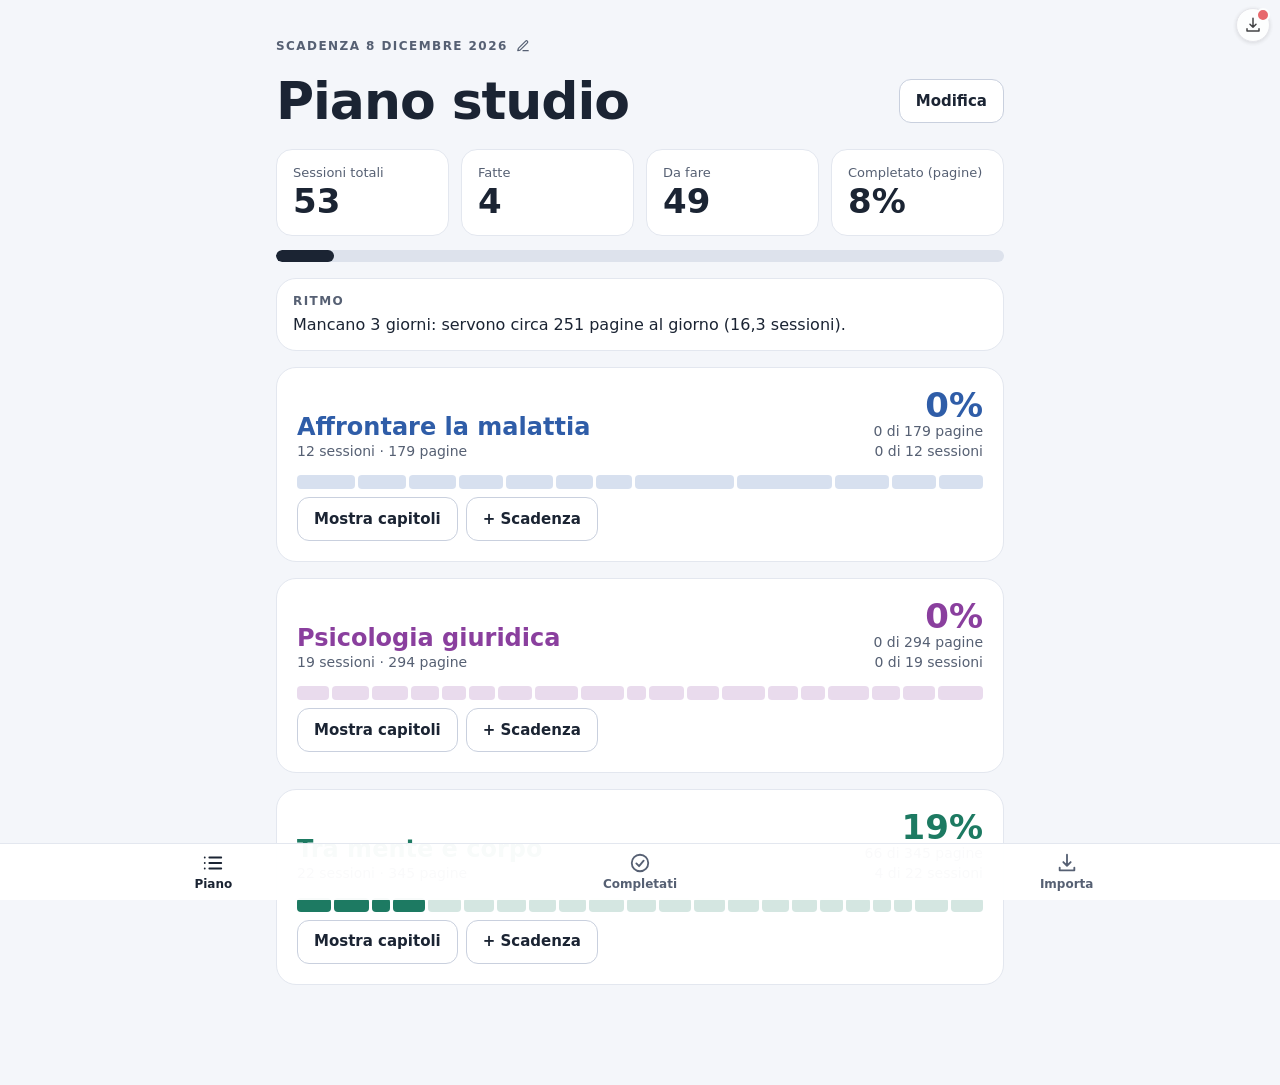
<file: piano-studio.html>
<!doctype html>
<html lang="it">
<head>
<meta charset="utf-8">
<meta name="viewport" content="width=device-width, initial-scale=1, viewport-fit=cover">
<meta name="apple-mobile-web-app-capable" content="yes">
<meta name="mobile-web-app-capable" content="yes">
<meta name="apple-mobile-web-app-title" content="Piano studio">
<meta name="apple-mobile-web-app-status-bar-style" content="default">
<meta name="theme-color" content="#F4F6FA">
<link rel="manifest" href="piano-studio.webmanifest">
<link rel="apple-touch-icon" href="piano-studio-icon.png">
<link rel="icon" href="piano-studio-icon.png">
<title>Piano studio</title>
<style>
:root{--bg:#F4F6FA;--ink:#1B2433;--mut:#566073;--line:#E3E7EF;--soft:#EBEEF4;--disp:ui-rounded,'SF Pro Rounded',-apple-system,system-ui,sans-serif}
*{box-sizing:border-box}
html{-webkit-text-size-adjust:100%}
body{margin:0;background:var(--bg);color:var(--ink);font-family:-apple-system,system-ui,'Segoe UI',sans-serif;line-height:1.4}
body.lock{overflow:hidden}
button,input,textarea{font:inherit;color:inherit}
:focus-visible{outline:3px solid #6B8CFF;outline-offset:2px}
.wrap{max-width:760px;margin:0 auto;padding:calc(24px + env(safe-area-inset-top)) 16px calc(100px + env(safe-area-inset-bottom))}
h1,h2{font-family:var(--disp);margin:0;font-weight:700}
h1{font-size:40px;line-height:1.05;letter-spacing:-.02em}
h2{font-size:24px;line-height:1.15}
p{margin:0}
.head{display:flex;flex-direction:column;gap:6px}
.eyebrow{font-size:12px;font-weight:700;letter-spacing:.12em;text-transform:uppercase;color:var(--mut)}
.row{display:flex;align-items:center;justify-content:space-between;gap:12px}
.mut{color:var(--mut);font-size:14px}
.card{background:#fff;border:1px solid var(--line);border-radius:20px;padding:20px;margin-top:16px}
.stats{display:grid;grid-template-columns:repeat(2,1fr);gap:12px;margin-top:20px}
.stat{background:#fff;border:1px solid var(--line);border-radius:16px;padding:14px 16px}
.stat .l{font-size:13px;font-weight:500;color:var(--mut)}
.stat .v{font-family:var(--disp);font-size:34px;font-weight:700;line-height:1.15}
.bar{height:12px;border-radius:999px;background:#DDE2EC;overflow:hidden;margin-top:14px}
.bar>i{display:block;height:100%;border-radius:999px;background:var(--ink)}
@media(min-width:640px){.stats{grid-template-columns:repeat(4,1fr)}h1{font-size:52px}}
.bh{display:flex;justify-content:space-between;align-items:flex-end;gap:12px}
.bh h2{overflow-wrap:anywhere}
.bp{text-align:right;flex:none}
.pct{font-family:var(--disp);font-size:34px;font-weight:700;line-height:1}
.segs{display:flex;gap:3px;height:14px;margin:14px 0 8px}
.segs i{flex-basis:0;flex-shrink:1;min-width:3px;border-radius:4px}
.tools{display:flex;flex-wrap:wrap;gap:8px;margin-top:8px}
.ch{border-top:1px solid var(--soft);padding:14px 0;display:flex;flex-direction:column;gap:10px}
.tag{font-size:12px;font-weight:700;letter-spacing:.1em}
.ct{font-size:16px}
.chips{display:flex;flex-wrap:wrap;gap:8px}
.chip{display:inline-flex;align-items:center;gap:6px;min-height:44px;padding:0 14px;border-radius:999px;font-size:14px;font-weight:700;cursor:pointer;-webkit-tap-highlight-color:transparent;background:#fff;border:1.5px solid}
.btn{display:inline-flex;align-items:center;justify-content:center;gap:6px;min-height:44px;padding:0 16px;border-radius:12px;border:1.5px solid #C9D0DE;background:#fff;font-size:15px;font-weight:700;cursor:pointer;-webkit-tap-highlight-color:transparent}
.btn.primary{background:var(--ink);color:#fff;border-color:var(--ink)}
.btn.danger{color:#A62F4B;border-color:#E3B5BF}
.btn.dashed{width:100%;margin-top:16px;border:2px dashed #B8C0D0;background:transparent;color:var(--mut)}
.btn[aria-pressed=true]{background:var(--ink);color:#fff;border-color:var(--ink)}
.empty{margin-top:16px;padding:24px;border:2px dashed #B8C0D0;border-radius:20px;color:var(--mut)}
.tabs{position:fixed;left:0;right:0;bottom:0;background:rgba(255,255,255,.97);border-top:1px solid var(--line);display:flex;padding-bottom:env(safe-area-inset-bottom);z-index:5}
.tab{flex:1;min-height:56px;background:none;border:0;display:flex;flex-direction:column;align-items:center;justify-content:center;gap:2px;font-size:12px;font-weight:700;color:var(--mut);cursor:pointer}
.tab[aria-current=page]{color:var(--ink)}
.ov{position:fixed;inset:0;background:rgba(27,36,51,.45);display:flex;align-items:flex-end;justify-content:center;z-index:10}
.ov[hidden],.toast[hidden]{display:none}
.sheet{background:#fff;width:100%;max-width:560px;max-height:90vh;overflow:auto;border-radius:20px 20px 0 0;padding:20px 20px calc(20px + env(safe-area-inset-bottom))}
label.f,.f{display:flex;flex-direction:column;gap:6px;font-size:14px;font-weight:700;margin-top:14px}
input[type=text],input[type=date],textarea{width:100%;font-size:16px;font-weight:400;padding:12px;border:1.5px solid #C9D0DE;border-radius:12px;background:#fff}
textarea{min-height:110px;resize:vertical}
input[type=date]{min-height:48px;-webkit-appearance:none;appearance:none}
.dl{align-self:flex-start;display:inline-flex;align-items:center;gap:8px;min-height:44px;padding:0;background:none;border:0;font-size:12px;font-weight:700;letter-spacing:.12em;text-transform:uppercase;color:var(--mut);cursor:pointer;text-align:left}
fieldset{border:0;margin:14px 0 0;padding:0}
legend{font-size:14px;font-weight:700;padding:0;margin-bottom:8px}
.sw{display:flex;gap:10px;flex-wrap:wrap}
.swl{position:relative;width:44px;height:44px}
.swl input{position:absolute;inset:0;width:100%;height:100%;margin:0;opacity:0;cursor:pointer}
.swl span{display:block;width:44px;height:44px;border-radius:50%;border:3px solid #fff;box-shadow:0 0 0 1.5px #C9D0DE}
.swl input:checked+span{box-shadow:0 0 0 3px var(--ink)}
.swl input:focus-visible+span{outline:3px solid #6B8CFF;outline-offset:2px}
.rd{display:flex;align-items:center;gap:10px;min-height:44px;font-size:15px}
.rd input{width:22px;height:22px;margin:0}
.err{background:#FDECEF;border:1px solid #F0B9C4;color:#7A1F33;border-radius:12px;padding:12px 14px;margin-top:14px;font-size:14px}
.err ul{margin:6px 0 0;padding-left:18px}
.actions{display:flex;flex-wrap:wrap;gap:10px;margin-top:16px}
.prev{margin-top:16px;display:flex;flex-direction:column;gap:12px}
.pb{border:1px solid var(--line);border-radius:14px;padding:14px}
.pb ul{margin:8px 0 0;padding-left:18px;font-size:14px}
.pbt{font-family:var(--disp);font-size:20px;font-weight:700}
.note{font-size:14px;color:var(--mut)}
pre{margin:12px 0 0;background:var(--bg);border:1px solid var(--line);border-radius:12px;padding:12px;font-size:13px;white-space:pre-wrap;overflow-wrap:anywhere}
.toast{position:fixed;left:50%;transform:translateX(-50%);bottom:calc(76px + env(safe-area-inset-bottom));background:var(--ink);color:#fff;padding:12px 18px;border-radius:999px;font-size:14px;z-index:20;max-width:90%;text-align:center}
</style>
</head>
<body>
<main class="wrap" id="app"></main>
<nav class="tabs" aria-label="Sezioni">
<button class="tab" data-act="tab" data-view="piano"><svg width="22" height="22" viewBox="0 0 24 24" fill="none" stroke="currentColor" stroke-width="2" stroke-linecap="round" stroke-linejoin="round" aria-hidden="true"><path d="M8 6h13M8 12h13M8 18h13M3 6h.01M3 12h.01M3 18h.01"/></svg>Piano</button>
<button class="tab" data-act="tab" data-view="completati"><svg width="22" height="22" viewBox="0 0 24 24" fill="none" stroke="currentColor" stroke-width="2" stroke-linecap="round" stroke-linejoin="round" aria-hidden="true"><circle cx="12" cy="12" r="9"/><path d="M8 12.5l3 3 5-6"/></svg><span>Completati<span id="doneCount"></span></span></button>
<button class="tab" data-act="tab" data-view="importa"><svg width="22" height="22" viewBox="0 0 24 24" fill="none" stroke="currentColor" stroke-width="2" stroke-linecap="round" stroke-linejoin="round" aria-hidden="true"><path d="M12 3v12m0 0l-4-4m4 4l4-4M4 17v3h16v-3"/></svg>Importa</button>
</nav>
<div class="ov" id="ov" hidden><div class="sheet" id="sheet" role="dialog" aria-modal="true" aria-labelledby="sheetTitle"></div></div>
<div class="toast" id="toast" role="status" hidden></div>

<script>
(function () {
'use strict';

var KEY = 'pianoStudio.v1';
var PALETTE = ['#2F5DA8', '#8A3F9E', '#1D7A62', '#B4541A', '#A62F4B', '#4F6B1E'];
var CHECK = '<svg width="14" height="14" viewBox="0 0 24 24" fill="none" stroke="currentColor" stroke-width="3" stroke-linecap="round" stroke-linejoin="round" aria-hidden="true"><path d="M5 12l5 5L20 7"/></svg>';

// Dati iniziali, nello stesso formato dell'importazione. * = sessione fatta.
var SEED = `@scadenza | 2026-12-08

# Affrontare la malattia | #2F5DA8
Cap 1 | Aspetti psicologici e relazionali dell'esperienza di malattia | 15-30
Cap 2 | La capacità di affrontare gli eventi stressanti da una prospettiva relazionale: il coping diadico | 31-43, 44-56
Cap 3 | Il lavoro con la diade paziente-caregiver: considerazioni metodologiche ed etiche | 59-70, 71-83
Cap 4 | L'impatto psicologico del Papillomavirus: quando la fiducia si ammala | 87-96, 97-106
Cap 5 | Le risorse relazionali nella malattia gastrointestinale: uno studio cross-sectional | 107-133
Cap 6 | Il ruolo del coping diadico nella transizione alla genitorialità: la nascita di un figlio pretermine | 135-160
Cap 7 | La coppia di fronte alla malattia cardiaca: il ruolo della relazione nel processo di cura | 163-177
Cap 8 | La nostra storia nell'intreccio delle storie di altri: l'esperienza di gruppo per coppie che affrontano il cancro al seno | 179-190, 191-202

# Psicologia giuridica | #8A3F9E
Cap 1 | Il minorenne vittima di reato | 3-17, 18-34, 35-51
Cap 2 | La tutela del minorenne autore di reato | 53-65, 66-76
Cap 3 | La tutela del minorenne: affido e adozione | 77-88, 89-104
Cap 4 | La transizione separativa: conflitto, coparenting e interventi nell'interesse dei minori | 121-140, 141-160
Cap 5 | La valutazione della famiglia e della coppia genitoriale nella separazione: la CTU a orientamento relazionale | 163-171, 172-187
Cap 6 | Violenza di coppia e/o violenza di genere? | 201-215, 216-235
Cap 7 | Danno alla persona e risarcimento del danno psichico: dall'inquadramento giuridico alla valutazione | 237-250, 251-261
Cap 8 | La psicologia applicata negli istituti penitenziari | 263-281
Cap 9 | Trattamenti in area penale per adulti e minori in situazioni di dipendenza | 283-295, 296-310, 311-331

# Tra mente e corpo | #1D7A62
Cap 2 | Un corpo che elabora: il pensiero di Wilma Bucci | 29-47*, 48-66*
Cap 3 | Un corpo che comunica: il pensiero di Carla De Toffoli | 67-76*
Cap 5 | Fattori di rischio, prevenzione delle patologie, promozione della salute | 105-122*
Cap 6 | Cenni sul sistema immunitario e alcune patologie correlate | 123-140, 141-157
Cap 8 | L'incontro con gli eventi | 183-198, 199-213, 214-228
Cap 9 | Gli eventi sperimentali: interventi psicologici sperimentali nell'uomo con effetti sul sistema immunitario | 229-247
Cap 10 | Il rapporto tra emozioni e salute nella ricerca empirica | 251-266
Cap 11 | Alessitimia e regolazione affettiva | 267-284, 285-301, 302-318
Cap 12 | Competenze emotive in età evolutiva: è possibile parlare di alessitimia? | 319-333, 334-347
Cap 13 | Il modello della regolazione psicobiologica | 349-361, 362-374
Cap 14 | Analisi cliniche di due patologie somatiche secondo il modello della regolazione psicobiologica | 375-384, 385-394
Cap 15 | Relazioni interne e salute: studi empirici | 395-412
Cap 16 | Relazioni esterne (adulte) e salute | 413-430`;

var PENCIL = '<svg width="14" height="14" viewBox="0 0 24 24" fill="none" stroke="currentColor" stroke-width="2" stroke-linecap="round" stroke-linejoin="round" aria-hidden="true"><path d="M12 20h9M16.5 3.5a2.1 2.1 0 013 3L7 19l-4 1 1-4z"/></svg>';
var state = { books: [], deadline: '2026-12-08' };
var ui = { view: 'piano', edit: false, opened: {}, importText: '', mode: 'add', preview: null };
var sheetCtx = null;

function $(id) { return document.getElementById(id); }
function esc(s) {
  return String(s).replace(/[&<>"']/g, function (c) {
    return { '&': '&amp;', '<': '&lt;', '>': '&gt;', '"': '&quot;', "'": '&#39;' }[c];
  });
}
function uid() { return 'x' + Math.random().toString(36).slice(2, 9) + Date.now().toString(36).slice(-3); }
function okColor(c) { return typeof c === 'string' && /^#[0-9a-fA-F]{6}$/.test(c); }
function clean(s) { return String(s).replace(/\|/g, '/').replace(/\s+/g, ' ').trim(); }
var MONTHS = ['gennaio', 'febbraio', 'marzo', 'aprile', 'maggio', 'giugno', 'luglio', 'agosto', 'settembre', 'ottobre', 'novembre', 'dicembre'];
function isDate(s) {
  var m = typeof s === 'string' && s.match(/^(\d{4})-(\d{2})-(\d{2})$/);
  if (!m) return false;
  var y = +m[1], mo = +m[2], d = +m[3], dt = new Date(y, mo - 1, d);
  return dt.getFullYear() === y && dt.getMonth() === mo - 1 && dt.getDate() === d;
}
function fmtDate(s) { var p = s.split('-'); return parseInt(p[2], 10) + ' ' + MONTHS[parseInt(p[1], 10) - 1] + ' ' + p[0]; }
function byId(list, id) { for (var i = 0; i < list.length; i++) if (list[i].id === id) return list[i]; return null; }
function nextColor() {
  var used = state.books.map(function (b) { return b.color.toLowerCase(); });
  for (var i = 0; i < PALETTE.length; i++) if (used.indexOf(PALETTE[i].toLowerCase()) < 0) return PALETTE[i];
  return PALETTE[state.books.length % PALETTE.length];
}

/* ---------- parsing ---------- */

function splitRange(r, n) {
  var pages = r.to - r.from + 1;
  var k = Math.max(1, Math.round(pages / n));
  var base = Math.floor(pages / k), extra = pages % k, start = r.from, out = [];
  for (var i = 0; i < k; i++) {
    var size = base + (i < extra ? 1 : 0);
    out.push({ from: start, to: start + size - 1, done: r.done });
    start += size;
  }
  return out;
}

// "31-43, 44-56*" oppure "57-102 /15". Restituisce null e riempie errs se non valido.
function parseSessions(field, errs) {
  var s = String(field).trim(), auto = null;
  var m = s.match(/\/\s*(\d+)\s*$/);
  if (m) { auto = parseInt(m[1], 10); s = s.slice(0, m.index).trim(); }
  var toks = s.split(',').map(function (t) { return t.trim(); }).filter(Boolean);
  if (!toks.length) { errs.push('Mancano le pagine.'); return null; }
  var out = [];
  for (var i = 0; i < toks.length; i++) {
    var mm = toks[i].match(/^(\d+)\s*(?:-\s*(\d+))?\s*(\*)?$/);
    if (!mm) { errs.push('Pagine non valide: "' + toks[i] + '". Usa per esempio 15-30.'); return null; }
    var from = parseInt(mm[1], 10), to = mm[2] ? parseInt(mm[2], 10) : from;
    if (to < from) { errs.push('Intervallo al contrario: "' + toks[i] + '".'); return null; }
    out.push({ from: from, to: to, done: !!mm[3] });
  }
  if (auto) {
    if (auto < 1) { errs.push('Il numero dopo / deve essere almeno 1.'); return null; }
    if (out.length !== 1) { errs.push('"/' + auto + '" si usa con un solo intervallo di pagine.'); return null; }
    out = splitRange(out[0], auto);
  }
  return out;
}

function parseText(text) {
  var books = [], errors = [], cur = null, deadline = null;
  String(text).split(/\r?\n/).forEach(function (raw, i) {
    var line = raw.trim();
    if (!line || line.indexOf('//') === 0) return;
    var ln = 'Riga ' + (i + 1) + ': ';
    if (line.charAt(0) === '@') {
      var dm = line.match(/^@scadenza\s*\|?\s*(\S*)\s*$/i);
      if (!dm || !isDate(dm[1])) { errors.push(ln + 'scadenza non valida. Usa per esempio @scadenza | 2026-12-08.'); return; }
      deadline = dm[1];
      return;
    }
    if (line.charAt(0) === '#') {
      var p = line.slice(1).split('|');
      var name = clean(p[0]);
      var col = '', dl = null, bad = null;
      p.slice(1).forEach(function (x) {
        x = x.trim();
        if (!x) return;
        if (okColor(x)) col = x;
        else if (isDate(x)) dl = x;
        else bad = x;
      });
      if (!name) { errors.push(ln + 'libro senza nome.'); cur = null; return; }
      if (bad) errors.push(ln + 'campo non riconosciuto (' + bad + '). Dopo il nome puoi mettere un colore (#2F5DA8) e una scadenza (2026-12-08).');
      cur = { name: name, color: col, deadline: dl, chapters: [] };
      books.push(cur);
      return;
    }
    if (!cur) { errors.push(ln + 'capitolo prima del libro. Serve prima una riga che inizia con #.'); return; }
    var f = line.split('|');
    if (f.length < 3) { errors.push(ln + 'servono 3 campi separati da |: capitolo | titolo | pagine.'); return; }
    var nm = f[0].match(/\d+/);
    if (!nm) { errors.push(ln + 'manca il numero del capitolo.'); return; }
    var title = clean(f.slice(1, -1).join('/'));
    if (!title) { errors.push(ln + 'manca il titolo.'); return; }
    var e2 = [];
    var ss = parseSessions(f[f.length - 1], e2);
    if (!ss) { errors.push(ln + e2[0]); return; }
    cur.chapters.push({ n: parseInt(nm[0], 10), title: title, sessions: ss });
  });
  books = books.filter(function (b) {
    if (!b.chapters.length) { errors.push('Il libro "' + b.name + '" non ha capitoli.'); return false; }
    return true;
  });
  return { books: books, errors: errors, deadline: deadline };
}

function findBookByName(name) {
  var k = name.toLowerCase();
  for (var i = 0; i < state.books.length; i++) if (state.books[i].name.toLowerCase() === k) return state.books[i];
  return null;
}

function applyParsed(parsed, mode) {
  if (parsed.deadline) state.deadline = parsed.deadline;
  if (mode === 'replace' && parsed.books.length) state.books = [];
  parsed.books.forEach(function (pb) {
    var book = findBookByName(pb.name);
    if (!book) {
      book = { id: uid(), name: pb.name, color: pb.color || nextColor(), deadline: null, chapters: [] };
      state.books.push(book);
    } else if (pb.color) {
      book.color = pb.color;
    }
    if (pb.deadline) book.deadline = pb.deadline;
    pb.chapters.forEach(function (pc) {
      var sessions = pc.sessions.map(function (s) { return { from: s.from, to: s.to, done: s.done }; });
      var ex = null;
      book.chapters.forEach(function (c) { if (c.n === pc.n) ex = c; });
      if (ex) {
        sessions.forEach(function (s) {
          if (!s.done) ex.sessions.forEach(function (o) { if (o.done && o.from === s.from && o.to === s.to) s.done = true; });
        });
        ex.title = pc.title;
        ex.sessions = sessions;
      } else {
        book.chapters.push({ id: uid(), n: pc.n, title: pc.title, sessions: sessions });
      }
    });
    book.chapters.sort(function (a, b) { return a.n - b.n; });
  });
}

function toText() {
  var head = state.deadline ? '@scadenza | ' + state.deadline + '\n\n' : '';
  return head + state.books.map(function (b) {
    return '# ' + b.name + ' | ' + b.color + (b.deadline ? ' | ' + b.deadline : '') + '\n' + b.chapters.map(function (c) {
      return 'Cap ' + c.n + ' | ' + c.title + ' | ' + c.sessions.map(function (s) {
        return s.from + '-' + s.to + (s.done ? '*' : '');
      }).join(', ');
    }).join('\n');
  }).join('\n\n');
}

/* ---------- salvataggio ---------- */

function save() {
  try { localStorage.setItem(KEY, JSON.stringify(state)); }
  catch (e) { toast('Salvataggio non riuscito. Fai un backup da Importa.'); }
}

function sanitize(o) {
  var out = { books: [], deadline: o.deadline === null ? null : (isDate(o.deadline) ? o.deadline : '2026-12-08') };
  o.books.forEach(function (b, bi) {
    if (!b || typeof b.name !== 'string') return;
    var nb = { id: String(b.id || uid()), name: b.name, color: okColor(b.color) ? b.color : PALETTE[bi % PALETTE.length], deadline: isDate(b.deadline) ? b.deadline : null, chapters: [] };
    (Array.isArray(b.chapters) ? b.chapters : []).forEach(function (c) {
      if (!c || typeof c.title !== 'string') return;
      var ss = [];
      (Array.isArray(c.sessions) ? c.sessions : []).forEach(function (s) {
        var f = Number(s && s.from), t = Number(s && s.to);
        if (isFinite(f) && isFinite(t) && t >= f) ss.push({ from: f, to: t, done: !!s.done });
      });
      if (!ss.length) return;
      nb.chapters.push({ id: String(c.id || uid()), n: Number(c.n) || 0, title: c.title, sessions: ss });
    });
    out.books.push(nb);
  });
  return out;
}

function load() {
  try {
    var raw = localStorage.getItem(KEY);
    if (raw) {
      var o = JSON.parse(raw);
      if (o && Array.isArray(o.books)) return sanitize(o);
    }
  } catch (e) { /* si riparte dai dati iniziali */ }
  return null;
}

/* ---------- statistiche ---------- */

// Percentuale sulle pagine delle sessioni fatte. Non arrotonda a 100 finché resta
// una sessione da fare, né a 0 se almeno una pagina è fatta.
function pctPages(pd, p, complete) {
  if (!p) return 0;
  var v = Math.round(pd / p * 100);
  if (complete) return 100;
  if (v >= 100) v = 99;
  if (v < 1 && pd > 0) v = 1;
  return v;
}

function bookStats(b) {
  var n = 0, d = 0, p = 0, pd = 0;
  b.chapters.forEach(function (c) {
    c.sessions.forEach(function (s) {
      var pg = s.to - s.from + 1;
      n++; p += pg;
      if (s.done) { d++; pd += pg; }
    });
  });
  return { n: n, d: d, p: p, pd: pd, pct: pctPages(pd, p, n > 0 && d === n) };
}

// Un libro è completato quando ha almeno una sessione e tutte sono fatte.
function isDone(b) { var s = bookStats(b); return s.n > 0 && s.d === s.n; }
function group(done) { return state.books.filter(function (b) { return isDone(b) === done; }); }

// Somma delle statistiche sui libri passati (in Piano: solo quelli da completare).
function totals(books) {
  var n = 0, d = 0, p = 0, pd = 0;
  books.forEach(function (b) { var s = bookStats(b); n += s.n; d += s.d; p += s.p; pd += s.pd; });
  return { n: n, d: d, todo: n - d, p: p, pd: pd, pct: pctPages(pd, p, n > 0 && d === n) };
}

/* ---------- ritmo verso la scadenza ---------- */

function giorniA(dateStr) {
  var p = dateStr.split('-'), d = new Date(+p[0], +p[1] - 1, +p[2]), t = new Date();
  t.setHours(0, 0, 0, 0);
  return Math.round((d - t) / 864e5);
}

function restante(books) {
  var n = 0, pg = 0;
  books.forEach(function (b) {
    b.chapters.forEach(function (c) {
      c.sessions.forEach(function (x) { if (!x.done) { n++; pg += x.to - x.from + 1; } });
    });
  });
  return { n: n, pg: pg };
}

function ritmoTesto(r, dl) {
  if (!r.n) return 'Tutto completato.';
  var g = giorniA(dl);
  if (g < 0) return 'Scadenza passata da ' + (-g) + (g === -1 ? ' giorno' : ' giorni') + ': restano ' + r.n + ' sessioni (' + r.pg + ' pagine).';
  if (g === 0) return 'Scadenza oggi: restano ' + r.n + ' sessioni (' + r.pg + ' pagine).';
  var pgg = Math.ceil(r.pg / g), sg = Math.round(r.n / g * 10) / 10;
  return 'Mancano ' + g + (g === 1 ? ' giorno' : ' giorni') + ': servono circa ' + pgg + ' pagine al giorno (' + (sg === 1 ? '1 sessione' : String(sg).replace('.', ',') + ' sessioni') + ').';
}

function prossimoEsame() {
  try {
    var o = JSON.parse(localStorage.getItem('pianificatore-esami-v1') || '{}'), best = null;
    Object.keys(o).forEach(function (k) {
      if (!o[k] || o[k].type !== 'exam') return;
      var p = k.split('-').map(Number);
      if (p.length !== 3 || p.some(isNaN)) return;
      var g = giorniA(p[0] + '-' + (p[1] + 1) + '-' + p[2]);
      if (g >= 0 && (!best || g < best.g)) best = { g: g, nome: o[k].examName || 'Esame' };
    });
    return best;
  } catch (e) { return null; }
}

/* ---------- viste ---------- */


var ARROW_UP = '<svg width="18" height="18" viewBox="0 0 24 24" fill="none" stroke="currentColor" stroke-width="2.5" stroke-linecap="round" stroke-linejoin="round" aria-hidden="true"><path d="M12 19V5M5 12l7-7 7 7"/></svg>';
var ARROW_DOWN = '<svg width="18" height="18" viewBox="0 0 24 24" fill="none" stroke="currentColor" stroke-width="2.5" stroke-linecap="round" stroke-linejoin="round" aria-hidden="true"><path d="M12 5v14M19 12l-7 7-7-7"/></svg>';

function bookCard(b, pos, total) {
  var st = bookStats(b), col = b.color, open = !!ui.opened[b.id], bid = esc(b.id);
  var h = '<section class="card" data-card="' + bid + '">';
  h += '<div class="bh"><div><h2 style="color:' + col + '">' + esc(b.name) + '</h2><div class="mut">' + st.n + ' sessioni · ' + st.p + ' pagine</div></div>';
  h += '<div class="bp"><div class="pct" style="color:' + col + '">' + st.pct + '%</div><div class="mut">' + st.pd + ' di ' + st.p + ' pagine</div><div class="mut">' + st.d + ' di ' + st.n + ' sessioni</div></div></div>';
  if (b.deadline) h += '<div class="mut" style="margin-top:8px">' + esc(ritmoTesto(restante([b]), b.deadline)) + '</div>';
  h += '<div class="segs" aria-hidden="true">';
  b.chapters.forEach(function (c) {
    c.sessions.forEach(function (s) {
      h += '<i style="flex-grow:' + (s.to - s.from + 1) + ';background:' + (s.done ? col : col + '30') + '"></i>';
    });
  });
  h += '</div>';
  h += '<div class="tools"><button class="btn" data-act="collapse" data-b="' + bid + '" aria-expanded="' + open + '">' + (open ? 'Nascondi capitoli' : 'Mostra capitoli') + '</button>' +
    '<button class="btn" data-act="editBookDeadline" data-b="' + bid + '">' + (b.deadline ? 'Scadenza: ' + esc(fmtDate(b.deadline)) : '+ Scadenza') + '</button>';
  if (ui.edit) {
    h += '<button class="btn" data-act="editBook" data-b="' + bid + '">Libro</button>';
    h += '<button class="btn" data-act="addCh" data-b="' + bid + '">+ Capitolo</button>';
    h += '<button class="btn" data-act="moveBook" data-dir="-1" data-b="' + bid + '" aria-label="Sposta ' + esc(b.name) + ' più in alto"' + (pos === 0 ? ' disabled style="opacity:.35"' : '') + '>' + ARROW_UP + ' Su</button>';
    h += '<button class="btn" data-act="moveBook" data-dir="1" data-b="' + bid + '" aria-label="Sposta ' + esc(b.name) + ' più in basso"' + (pos === total - 1 ? ' disabled style="opacity:.35"' : '') + '>' + ARROW_DOWN + ' Giù</button>';
  }
  h += '</div>';
  if (open) {
    var idx = 0;
    h += '<div style="margin-top:12px">';
    b.chapters.forEach(function (c) {
      h += '<div class="ch"><div><div class="tag" style="color:' + col + '">CAP. ' + c.n + '</div><div class="ct">' + esc(c.title) + '</div></div><div class="chips">';
      c.sessions.forEach(function (s, i) {
        idx++;
        var style = s.done
          ? 'background:' + col + ';color:#fff;border-color:' + col
          : 'background:#fff;color:' + col + ';border-color:' + col + '80';
        h += '<button class="chip" style="' + style + '" data-act="toggle" data-b="' + bid + '" data-c="' + esc(c.id) + '" data-i="' + i + '" aria-pressed="' + (s.done ? 'true' : 'false') + '">' +
          (s.done ? CHECK : '') + 'S' + idx + ' · pp. ' + s.from + '-' + s.to + '</button>';
      });
      h += '</div>';
      if (ui.edit) h += '<div class="tools" style="margin:0"><button class="btn" data-act="editCh" data-b="' + bid + '" data-c="' + esc(c.id) + '">Modifica capitolo</button></div>';
      h += '</div>';
    });
    h += '</div>';
  }
  h += '</section>';
  return h;
}

function viewPiano() {
  var todo = group(false);
  var T = totals(todo);
  var h = '<header class="head"><button class="dl" data-act="editDeadline">' + (state.deadline ? 'Scadenza ' + esc(fmtDate(state.deadline)) : '+ Scadenza generale') + PENCIL + '</button><div class="row"><h1>Piano studio</h1>' +
    '<button class="btn" data-act="edit" aria-pressed="' + (ui.edit ? 'true' : 'false') + '">' + (ui.edit ? 'Fine' : 'Modifica') + '</button></div></header>';
  h += '<div class="stats">' +
    '<div class="stat"><div class="l">Sessioni totali</div><div class="v">' + T.n + '</div></div>' +
    '<div class="stat"><div class="l">Fatte</div><div class="v">' + T.d + '</div></div>' +
    '<div class="stat"><div class="l">Da fare</div><div class="v">' + T.todo + '</div></div>' +
    '<div class="stat"><div class="l">Completato (pagine)</div><div class="v">' + T.pct + '%</div></div></div>';
  h += '<div class="bar" role="progressbar" aria-label="Completamento totale" aria-valuemin="0" aria-valuemax="100" aria-valuenow="' + T.pct + '"><i style="width:' + T.pct + '%"></i></div>';
  if (state.books.length && (state.deadline || prossimoEsame())) {
    h += '<section class="card" style="padding:14px 16px"><div class="eyebrow">Ritmo</div>';
    if (state.deadline) h += '<p style="margin-top:4px">' + esc(ritmoTesto(restante(state.books), state.deadline)) + '</p>';
    var pe = prossimoEsame();
    if (pe) h += '<p class="mut" style="margin-top:4px">Prossimo esame nel Pianificatore: ' + esc(pe.nome) + (pe.g === 0 ? ', oggi.' : pe.g === 1 ? ', domani.' : ', tra ' + pe.g + ' giorni.') + '</p>';
    h += '</section>';
  }
  todo.forEach(function (b, i) { h += bookCard(b, i, todo.length); });
  if (!state.books.length) {
    h += '<div class="empty">Nessun libro. Vai su Importa per caricare il testo che ti preparo, oppure premi Modifica e aggiungi un libro a mano.</div>';
  } else if (!todo.length) {
    h += '<div class="empty">Tutti i libri sono completati. Li trovi nella scheda Completati.</div>';
  }
  if (ui.edit) h += '<button class="btn dashed" data-act="addBook">+ Nuovo libro</button>';
  return h;
}

function viewCompleted() {
  var done = group(true);
  var h = '<header class="head"><div class="eyebrow">' + done.length + (done.length === 1 ? ' libro finito' : ' libri finiti') + '</div><div class="row"><h1>Completati</h1>' +
    '<button class="btn" data-act="edit" aria-pressed="' + (ui.edit ? 'true' : 'false') + '">' + (ui.edit ? 'Fine' : 'Modifica') + '</button></div></header>';
  done.forEach(function (b, i) { h += bookCard(b, i, done.length); });
  if (!done.length) {
    h += '<div class="empty">Nessun libro completato. Quando segni come fatte tutte le sessioni di un libro, passa qui.</div>';
  } else {
    h += '<p class="mut" style="margin-top:16px">Se togli la spunta a una sessione, il libro torna in Piano.</p>';
  }
  return h;
}

function previewHtml(p) {
  if (!p) return '';
  var h = '<div class="prev">';
  if (p.deadline) h += '<div class="note">Scadenza generale: ' + esc(fmtDate(p.deadline)) + '</div>';
  if (p.errors.length) {
    h += '<div class="err" role="alert"><strong>Da correggere:</strong><ul>' + p.errors.map(function (e) { return '<li>' + esc(e) + '</li>'; }).join('') + '</ul></div>';
  }
  p.books.forEach(function (b) {
    var n = 0, pg = 0;
    b.chapters.forEach(function (c) { c.sessions.forEach(function (s) { n++; pg += s.to - s.from + 1; }); });
    var exists = ui.mode === 'add' && findBookByName(b.name);
    h += '<div class="pb"><div class="pbt" style="color:' + (b.color || '#1B2433') + '">' + esc(b.name) + '</div>' +
      '<div class="mut">' + b.chapters.length + ' capitoli · ' + n + ' sessioni · ' + pg + ' pagine' + (b.deadline ? ' · scadenza ' + fmtDate(b.deadline) : '') + (exists ? ' · libro già presente: aggiorno i capitoli con lo stesso numero' : '') + '</div><ul>';
    b.chapters.forEach(function (c) {
      h += '<li>Cap ' + c.n + ': ' + esc(c.title) + ' (' + c.sessions.map(function (s) { return s.from + '-' + s.to + (s.done ? '*' : ''); }).join(', ') + ')</li>';
    });
    h += '</ul></div>';
  });
  if (ui.mode === 'replace' && state.books.length && p.books.length) {
    h += '<div class="err">Sostituisci tutto: i ' + state.books.length + ' libri attuali e i loro progressi verranno eliminati. Fai prima un backup.</div>';
  }
  if (!p.errors.length && (p.books.length || p.deadline)) {
    h += '<div class="actions" style="margin-top:0"><button class="btn primary" data-act="confirmImport">' + (p.books.length ? 'Importa ' + p.books.length + (p.books.length === 1 ? ' libro' : ' libri') : 'Applica la scadenza') + '</button></div>';
  }
  h += '</div>';
  return h;
}

function viewImport() {
  var h = '<header class="head"><div class="eyebrow">Importa e backup</div><h1>Importa</h1></header>';
  h += '<section class="card"><h2>Da testo</h2><p class="mut" style="margin-top:6px">Incolla il testo che ti ho preparato, oppure carica il file .txt. Prima di salvare vedi un riepilogo da controllare.</p>';
  h += '<div class="actions"><label class="btn" for="file">Carica file .txt</label><input type="file" id="file" accept=".txt,text/plain" hidden></div>';
  h += '<label class="f" for="imp">Testo da importare</label><textarea id="imp" rows="9" spellcheck="false" autocapitalize="off" autocorrect="off" placeholder="# Nome libro | #2F5DA8&#10;Cap 1 | Titolo | 15-30">' + esc(ui.importText) + '</textarea>';
  h += '<fieldset><legend>Libri già presenti</legend>' +
    '<label class="rd"><input type="radio" name="mode" value="add"' + (ui.mode === 'add' ? ' checked' : '') + '> Aggiungi o aggiorna: i progressi segnati restano</label>' +
    '<label class="rd"><input type="radio" name="mode" value="replace"' + (ui.mode === 'replace' ? ' checked' : '') + '> Sostituisci tutto</label></fieldset>';
  h += '<div class="actions"><button class="btn primary" data-act="check">Controlla</button></div><div id="prev">' + previewHtml(ui.preview) + '</div></section>';

  h += '<section class="card"><h2>Backup</h2><p class="mut" style="margin-top:6px">I dati restano su questo telefono. Safari e l\'app sulla schermata Home hanno memorie separate, e cancellare i dati del sito li elimina. Copia o scarica il backup ogni tanto: si reimporta qui sopra con Sostituisci tutto.</p>';
  h += '<label class="f" for="exp">Backup attuale</label><textarea id="exp" rows="6" readonly spellcheck="false">' + esc(toText()) + '</textarea>';
  h += '<div class="actions"><button class="btn" data-act="copy">Copia</button><button class="btn" data-act="download">Scarica .txt</button></div></section>';

  h += '<section class="card"><h2>Formato</h2><p class="mut" style="margin-top:6px">Una riga @scadenza | 2026-12-08 fissa la scadenza generale. Una riga con # per ogni libro: dopo il nome puoi mettere il colore e la scadenza del libro (2026-11-15), entrambi facoltativi. Una riga per capitolo: numero | titolo | pagine. Più intervalli separati da virgola sono più sessioni. Un solo intervallo seguito da /15 si divide in sessioni da circa 15 pagine. Un * dopo l\'intervallo segna la sessione come fatta.</p>' +
    '<pre>' + esc('@scadenza | 2026-12-08\n\n# Nome libro | #2F5DA8 | 2026-11-15\nCap 1 | Titolo del capitolo | 15-30\nCap 2 | Titolo | 31-43, 44-56*\nCap 3 | Titolo | 57-102 /15') + '</pre></section>';
  return h;
}

function render(keepScroll) {
  var y = window.scrollY;
  var nDone = group(true).length;
  $('doneCount').textContent = nDone ? ' (' + nDone + ')' : '';
  $('app').innerHTML = ui.view === 'piano' ? viewPiano() : ui.view === 'completati' ? viewCompleted() : viewImport();
  var tabs = document.querySelectorAll('.tab');
  for (var i = 0; i < tabs.length; i++) {
    tabs[i].setAttribute('aria-current', tabs[i].getAttribute('data-view') === ui.view ? 'page' : 'false');
  }
  window.scrollTo(0, keepScroll === false ? 0 : y);
}

/* ---------- finestre di modifica ---------- */

function openSheet(title, fields, opts) {
  sheetCtx = opts;
  $('sheet').innerHTML = '<h2 id="sheetTitle">' + esc(title) + '</h2><form id="sf" novalidate>' + fields +
    '<div class="err" id="sferr" role="alert" hidden></div><div class="actions">' +
    '<button type="submit" class="btn primary">Salva</button>' +
    '<button type="button" class="btn" data-act="sheetClose">Annulla</button>' +
    (opts.del ? '<button type="button" class="btn danger" data-act="sheetDel">' + esc(opts.delLabel) + '</button>' : '') +
    '</div></form>';
  $('ov').hidden = false;
  document.body.classList.add('lock');
}

function closeSheet() {
  $('ov').hidden = true;
  document.body.classList.remove('lock');
  sheetCtx = null;
}

function deadlineSheet(book) {
  var cur = book ? book.deadline : state.deadline;
  var f = '<label class="f" for="dd">Data</label><input type="date" id="dd" name="date" value="' + (cur && isDate(cur) ? cur : '') + '">';
  openSheet(book ? 'Scadenza di ' + book.name : 'Scadenza generale', f, {
    del: !!cur,
    delLabel: 'Rimuovi scadenza',
    submit: function (form) {
      var v = form.elements.date.value;
      if (!isDate(v)) return 'Scegli una data, oppure usa Rimuovi scadenza.';
      if (book) book.deadline = v; else state.deadline = v;
      save();
      return null;
    },
    onDelete: function () {
      if (book) book.deadline = null; else state.deadline = null;
      save();
      return true;
    }
  });
}

function bookSheet(book) {
  var colors = PALETTE.slice();
  var cur = book ? book.color : nextColor();
  if (colors.map(function (c) { return c.toLowerCase(); }).indexOf(cur.toLowerCase()) < 0) colors.push(cur);
  var f = '<label class="f" for="bname">Nome del libro</label><input type="text" id="bname" name="name" maxlength="80" autocomplete="off" value="' + esc(book ? book.name : '') + '">';
  f += '<fieldset><legend>Colore</legend><div class="sw">' + colors.map(function (c) {
    return '<label class="swl"><input type="radio" name="color" value="' + c + '" aria-label="Colore ' + c + '"' + (c.toLowerCase() === cur.toLowerCase() ? ' checked' : '') + '><span style="background:' + c + '"></span></label>';
  }).join('') + '</div></fieldset>';
  openSheet(book ? 'Modifica libro' : 'Nuovo libro', f, {
    del: !!book,
    delLabel: 'Elimina libro',
    submit: function (form) {
      var name = clean(form.elements.name.value);
      if (!name) return 'Inserisci il nome del libro.';
      var other = findBookByName(name);
      if (other && other !== book) return 'Esiste già un libro con questo nome.';
      var col = form.elements.color.value;
      if (!okColor(col)) col = cur;
      if (book) { book.name = name; book.color = col; }
      else state.books.push({ id: uid(), name: name, color: col, chapters: [] });
      save();
      return null;
    },
    onDelete: function () {
      if (!window.confirm('Eliminare "' + book.name + '" con tutti i suoi capitoli e progressi?')) return false;
      state.books = state.books.filter(function (b) { return b !== book; });
      save();
      return true;
    }
  });
}

function chSheet(book, ch) {
  var sess = ch ? ch.sessions.map(function (s) { return s.from + '-' + s.to + (s.done ? '*' : ''); }).join(', ') : '';
  var f = '<label class="f" for="cn">Numero del capitolo</label><input type="text" id="cn" name="n" inputmode="numeric" autocomplete="off" value="' + (ch ? ch.n : '') + '">';
  f += '<label class="f" for="ct">Titolo</label><input type="text" id="ct" name="title" maxlength="200" autocomplete="off" value="' + esc(ch ? ch.title : '') + '">';
  f += '<label class="f" for="cs">Sessioni (pagine)</label><textarea id="cs" name="sess" rows="3" spellcheck="false" autocapitalize="off" autocorrect="off">' + esc(sess) + '</textarea>';
  f += '<p class="note" style="margin-top:6px">Esempi: 15-30 (una sessione), 31-43, 44-56 (due sessioni), 57-102 /15 (sessioni da circa 15 pagine). Un * dopo l\'intervallo lo segna come fatto.</p>';
  openSheet(ch ? 'Modifica capitolo' : 'Nuovo capitolo', f, {
    del: !!ch,
    delLabel: 'Elimina capitolo',
    submit: function (form) {
      var nStr = form.elements.n.value.trim();
      if (!/^\d+$/.test(nStr)) return 'Inserisci il numero del capitolo.';
      var n = parseInt(nStr, 10);
      var title = clean(form.elements.title.value);
      if (!title) return 'Inserisci il titolo.';
      var errs = [];
      var ss = parseSessions(form.elements.sess.value, errs);
      if (!ss) return errs[0];
      var dup = book.chapters.some(function (c) { return c.n === n && c !== ch; });
      if (dup) return 'Esiste già il capitolo ' + n + ' in questo libro.';
      if (ch) { ch.n = n; ch.title = title; ch.sessions = ss; }
      else book.chapters.push({ id: uid(), n: n, title: title, sessions: ss });
      book.chapters.sort(function (a, b) { return a.n - b.n; });
      save();
      return null;
    },
    onDelete: function () {
      if (!window.confirm('Eliminare il capitolo ' + ch.n + '?')) return false;
      book.chapters = book.chapters.filter(function (c) { return c !== ch; });
      save();
      return true;
    }
  });
}

/* ---------- varie ---------- */

var toastTimer;
function toast(m) {
  var e = $('toast');
  e.textContent = m;
  e.hidden = false;
  clearTimeout(toastTimer);
  toastTimer = setTimeout(function () { e.hidden = true; }, 2600);
}

function copyBackup() {
  var ta = $('exp');
  function fallback() {
    ta.focus(); ta.select(); ta.setSelectionRange(0, ta.value.length);
    var ok = false;
    try { ok = document.execCommand('copy'); } catch (e) { ok = false; }
    toast(ok ? 'Copiato' : 'Testo selezionato: copialo a mano');
  }
  if (navigator.clipboard && navigator.clipboard.writeText) {
    navigator.clipboard.writeText(toText()).then(function () { toast('Copiato'); }, fallback);
  } else fallback();
}

function downloadBackup() {
  var blob = new Blob([toText()], { type: 'text/plain' });
  var a = document.createElement('a');
  a.href = URL.createObjectURL(blob);
  a.download = 'piano-studio-backup.txt';
  document.body.appendChild(a);
  a.click();
  setTimeout(function () { URL.revokeObjectURL(a.href); a.remove(); }, 1000);
}

/* ---------- eventi ---------- */

document.addEventListener('click', function (ev) {
  if (ev.target.id === 'ov') { closeSheet(); return; }
  var t = ev.target.closest('[data-act]');
  if (!t) return;
  var act = t.getAttribute('data-act');
  var b = t.getAttribute('data-b') ? byId(state.books, t.getAttribute('data-b')) : null;
  var c = b && t.getAttribute('data-c') ? byId(b.chapters, t.getAttribute('data-c')) : null;
  switch (act) {
    case 'tab': ui.view = t.getAttribute('data-view'); render(false); break;
    case 'edit': ui.edit = !ui.edit; render(); break;
    case 'toggle':
      var s = c && c.sessions[parseInt(t.getAttribute('data-i'), 10)];
      if (s) {
        var was = isDone(b);
        s.done = !s.done;
        save();
        var now = isDone(b);
        render();
        if (!was && now) toast('«' + b.name + '» completato: lo trovi in Completati');
        else if (was && !now) toast('«' + b.name + '» è tornato in Piano');
      }
      break;
    case 'collapse': if (b) { ui.opened[b.id] = !ui.opened[b.id]; render(); } break;
    case 'moveBook':
      if (b) {
        // Si sposta solo tra i libri dello stesso gruppo (da fare o completati).
        var grp = group(isDone(b)), gi = grp.indexOf(b), nb = grp[gi + parseInt(t.getAttribute('data-dir'), 10)];
        if (nb) {
          var i1 = state.books.indexOf(b), i2 = state.books.indexOf(nb);
          state.books[i1] = nb;
          state.books[i2] = b;
          save();
          render();
          try {
            var moved = document.querySelector('[data-card="' + b.id + '"]');
            if (moved && moved.scrollIntoView) moved.scrollIntoView({ block: 'center' });
          } catch (e) { /* lo spostamento è già fatto */ }
        }
      }
      break;
    case 'addBook': bookSheet(null); break;
    case 'editBook': if (b) bookSheet(b); break;
    case 'editDeadline': deadlineSheet(null); break;
    case 'editBookDeadline': if (b) deadlineSheet(b); break;
    case 'addCh': if (b) chSheet(b, null); break;
    case 'editCh': if (b && c) chSheet(b, c); break;
    case 'sheetClose': closeSheet(); break;
    case 'sheetDel':
      if (sheetCtx && sheetCtx.onDelete && sheetCtx.onDelete()) { closeSheet(); render(); }
      break;
    case 'check':
      ui.importText = $('imp').value;
      ui.preview = ui.importText.trim()
        ? parseText(ui.importText)
        : { books: [], errors: ['Il testo è vuoto.'] };
      $('prev').innerHTML = previewHtml(ui.preview);
      break;
    case 'confirmImport':
      if (ui.preview && (ui.preview.books.length || ui.preview.deadline) && !ui.preview.errors.length) {
        if (ui.mode === 'replace' && ui.preview.books.length && state.books.length && !window.confirm('Sostituire tutti i libri e i progressi attuali?')) return;
        var n = ui.preview.books.length;
        applyParsed(ui.preview, ui.mode);
        save();
        ui.preview = null; ui.importText = ''; ui.view = 'piano';
        render(false);
        toast(n === 0 ? 'Scadenza aggiornata' : n === 1 ? 'Libro importato' : n + ' libri importati');
      }
      break;
    case 'copy': copyBackup(); break;
    case 'download': downloadBackup(); break;
  }
});

document.addEventListener('submit', function (ev) {
  if (ev.target.id !== 'sf') return;
  ev.preventDefault();
  if (!sheetCtx) return;
  var err = sheetCtx.submit(ev.target);
  if (err) {
    var box = $('sferr');
    box.textContent = err;
    box.hidden = false;
    return;
  }
  closeSheet();
  render();
});

document.addEventListener('input', function (ev) {
  if (ev.target.id === 'imp') {
    ui.importText = ev.target.value;
    ui.preview = null;
    var p = $('prev'); if (p) p.innerHTML = '';
  }
});

document.addEventListener('change', function (ev) {
  var t = ev.target;
  if (t.name === 'mode' && t.type === 'radio') {
    ui.mode = t.value;
    var p = $('prev'); if (p) p.innerHTML = previewHtml(ui.preview);
  } else if (t.id === 'file' && t.files && t.files[0]) {
    var reader = new FileReader();
    reader.onload = function () {
      ui.importText = String(reader.result || '');
      ui.preview = null;
      render();
    };
    reader.readAsText(t.files[0]);
  }
});

document.addEventListener('keydown', function (ev) {
  if (ev.key === 'Escape' && !$('ov').hidden) closeSheet();
});

/* ---------- avvio ---------- */

var loaded = load();
if (loaded) state = loaded;
else { applyParsed(parseText(SEED), 'replace'); save(); }
render();

})();
</script>
<script src="backup.js" data-base="./"></script>
<script>
if ("serviceWorker" in navigator && /^https?:$/.test(location.protocol)) {
  window.addEventListener("load", function () {
    navigator.serviceWorker.register("sw.js").catch(function () {});
  });
}
</script>
</body>
</html>
</file>
<file: conti/style.css>
:root{
  --bg:#faf7f2; --card:#fff; --ink:#2b2420; --muted:#8a7f74;
  --accent:#b5502f; --accent-light:#f1ddd3; --line:#e8e0d8; --ok:#4a7c59;
  --safe-t:env(safe-area-inset-top,0px); --safe-b:env(safe-area-inset-bottom,0px);
}
*{box-sizing:border-box;-webkit-tap-highlight-color:transparent;}
html{-webkit-text-size-adjust:100%;}
body{
  margin:0; font-family:-apple-system,BlinkMacSystemFont,"Segoe UI",Roboto,sans-serif;
  background:var(--bg); color:var(--ink);
  padding:calc(16px + var(--safe-t)) 16px calc(24px + var(--safe-b));
  max-width:640px; margin-left:auto; margin-right:auto;
}
body.has-footer{padding-bottom:calc(190px + var(--safe-b));}
h1{font-size:1.3rem; margin:0 0 2px;}
.sub{color:var(--muted); font-size:0.85rem; margin-bottom:16px;}
.muted{color:var(--muted); font-size:0.9rem;}
input,button,select{font:inherit; color:inherit;}
input[type=text],input[type=number],input:not([type]){
  font-size:16px; /* evita lo zoom automatico su iPhone */
}

/* Bottoni */
.btn{
  border:1.5px solid var(--line); background:#fff; border-radius:12px;
  padding:10px 14px; font-size:0.9rem; font-weight:600; cursor:pointer;
}
.btn.primary{background:var(--accent); border-color:var(--accent); color:#fff;}
.btn.ghost{background:transparent;}
.btn.danger{color:#a32c1d; border-color:#e8c4bd;}
.btn.big{width:100%; padding:14px; font-size:1rem; margin-bottom:10px;}
.btn:active{opacity:.75;}
.row{display:flex; gap:8px; margin-bottom:10px;}
.row > .btn{flex:1;}

/* Barra superiore del conto */
.bar-top{display:flex; align-items:center; gap:8px; margin-bottom:6px;}
.back{border:none; background:none; font-size:1.6rem; line-height:1; padding:4px 8px 4px 0; cursor:pointer; color:var(--accent);}
.title-input{
  flex:1; min-width:0; border:none; background:transparent; font-size:1.3rem; font-weight:700; outline:none;
  padding:4px 0;
}

/* Persone */
.people{display:flex; gap:8px; overflow-x:auto; padding-bottom:8px; margin-bottom:12px;}
.person{
  flex:0 0 auto; background:var(--card); border:2px solid var(--line); border-radius:12px;
  padding:8px 10px; text-align:center; min-width:72px;
}
.person input{
  width:100%; border:none; background:transparent; text-align:center; font-weight:600;
  font-size:16px; color:var(--ink); outline:none; padding:0;
}
.person .tot{font-size:0.95rem; font-weight:700; color:var(--accent); margin-top:2px;}
.person.add{display:flex; align-items:center; justify-content:center; color:var(--accent); font-weight:700; cursor:pointer; border-style:dashed; min-width:56px; font-size:1.2rem;}

/* Voci */
.item{
  background:var(--card); border-radius:14px; padding:12px; margin-bottom:10px;
  box-shadow:0 1px 3px rgba(0,0,0,0.05);
}
.item-head{display:flex; justify-content:space-between; align-items:baseline; gap:10px; margin-bottom:8px;}
.item-name{font-weight:600; font-size:0.95rem; cursor:pointer;}
.item-price{color:var(--muted); font-size:0.85rem; white-space:nowrap; cursor:pointer;}
.chips{display:flex; flex-wrap:wrap; gap:6px;}
.chip{
  border:1.5px solid var(--line); background:#fff; border-radius:20px;
  padding:6px 12px; font-size:0.85rem; cursor:pointer; user-select:none;
  transition:all 0.15s;
}
.chip.active{background:var(--accent); border-color:var(--accent); color:#fff; font-weight:600;}
.chip.all{border-style:dashed;}
.fixed{
  background:var(--accent-light); border-radius:14px; padding:10px 12px; margin-bottom:10px;
  font-size:0.85rem; display:flex; justify-content:space-between; gap:10px; cursor:pointer;
}
.card-link{cursor:pointer;}
.card-link .item-head{margin-bottom:2px;}
.card-meta{display:flex; justify-content:space-between; align-items:center; font-size:0.8rem; color:var(--muted);}

/* Footer */
.footer{
  position:fixed; bottom:0; left:0; right:0; background:var(--card);
  border-top:1px solid var(--line); padding:12px 16px calc(14px + var(--safe-b));
  box-shadow:0 -2px 10px rgba(0,0,0,0.06);
}
.footer-inner{max-width:640px; margin:0 auto;}
.footer-row{display:flex; justify-content:space-between; font-size:0.85rem; margin-bottom:4px;}
.footer-row.total{font-weight:700; font-size:1rem; color:var(--accent); margin-top:6px;}
.warn{color:var(--accent); font-size:0.78rem; margin:4px 0 8px;}
.ok{color:var(--ok); font-size:0.78rem; margin:4px 0 8px;}
.footer .row{margin:8px 0 0;}

/* Dialog */
dialog{
  border:none; border-radius:18px; padding:18px; width:min(92vw,520px); max-height:86vh; overflow:auto;
  background:var(--bg); color:var(--ink); box-shadow:0 10px 40px rgba(0,0,0,.25);
}
dialog::backdrop{background:rgba(30,20,15,.45);}
dialog h2{font-size:1.1rem; margin:0 0 10px;}
.field{display:block; margin-bottom:10px; font-size:0.8rem; color:var(--muted);}
.field input[type=text],.field input[type=number],.field input:not([type]){
  display:block; width:100%; margin-top:4px; border:1.5px solid var(--line); border-radius:10px;
  padding:10px; background:#fff; color:var(--ink);
}
.field-row{display:flex; gap:8px;}
.field-row .field{flex:1;}
.check{display:flex; align-items:center; gap:8px; font-size:0.9rem; margin:6px 0 12px;}
.check input{width:20px; height:20px;}
.dlg-actions{display:flex; gap:8px; margin-top:12px;}
.dlg-actions .btn{flex:1;}
.chip .x{margin-left:8px; opacity:.6; font-weight:700;}
.add-line{display:flex; gap:8px; margin-top:10px;}
.add-line input{flex:1; min-width:0; border:1.5px solid var(--line); border-radius:10px; padding:10px; background:#fff;}

/* Revisione scontrino */
.rev-row{display:grid; grid-template-columns:44px 1fr 84px 30px; gap:6px; margin-bottom:6px; align-items:center;}
.rev-row input{width:100%; border:1.5px solid var(--line); border-radius:8px; padding:8px 6px; background:#fff; min-width:0;}
.rev-row input.q{text-align:center;}
.rev-row input.p{text-align:right;}
.rev-row.dubbio input{border-color:var(--accent); background:var(--accent-light);}
.rev-row .del{border:none; background:none; color:var(--muted); font-size:1.2rem; cursor:pointer;}
.rev-head{display:grid; grid-template-columns:44px 1fr 84px 30px; gap:6px; font-size:0.7rem; color:var(--muted); margin-bottom:4px;}
.rev-sum{font-size:0.85rem; margin:10px 0; padding:8px 10px; border-radius:10px; background:#fff;}
details{margin-top:10px; font-size:0.8rem; color:var(--muted);}
details pre{white-space:pre-wrap; background:#fff; padding:8px; border-radius:8px; max-height:160px; overflow:auto;}

/* Attesa e avvisi */
#busy{position:fixed; inset:0; background:rgba(30,20,15,.55); display:flex; align-items:center; justify-content:center; z-index:50;}
#busy[hidden]{display:none;}
.busy-box{background:var(--bg); padding:20px; border-radius:16px; width:min(80vw,320px); text-align:center; font-size:0.95rem;}
.bar{height:8px; background:var(--line); border-radius:8px; margin-top:12px; overflow:hidden;}
#busy-bar{height:100%; width:0; background:var(--accent); transition:width .2s;}
#toast{
  position:fixed; left:50%; bottom:calc(90px + var(--safe-b)); transform:translateX(-50%);
  background:var(--ink); color:#fff; padding:10px 16px; border-radius:20px; font-size:0.85rem; z-index:60; max-width:88vw; text-align:center;
}
#toast[hidden]{display:none;}
</file>
